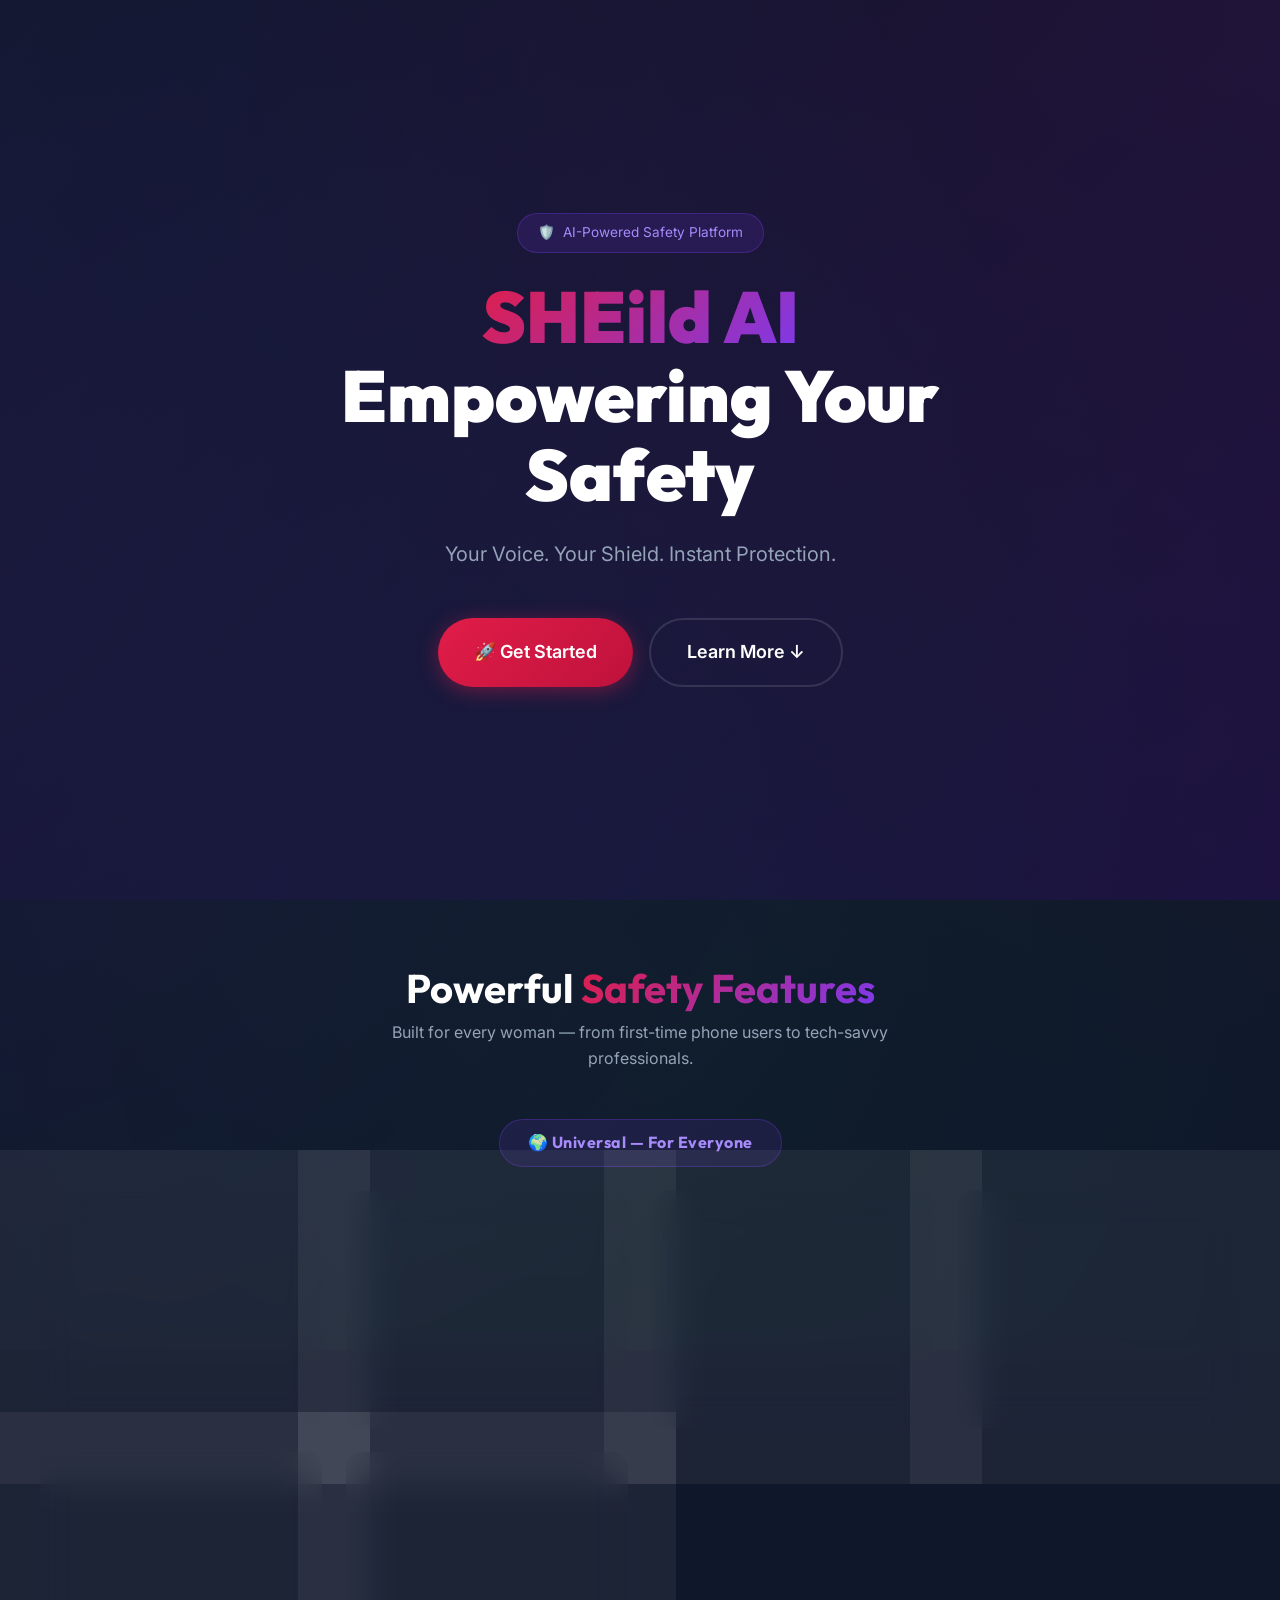
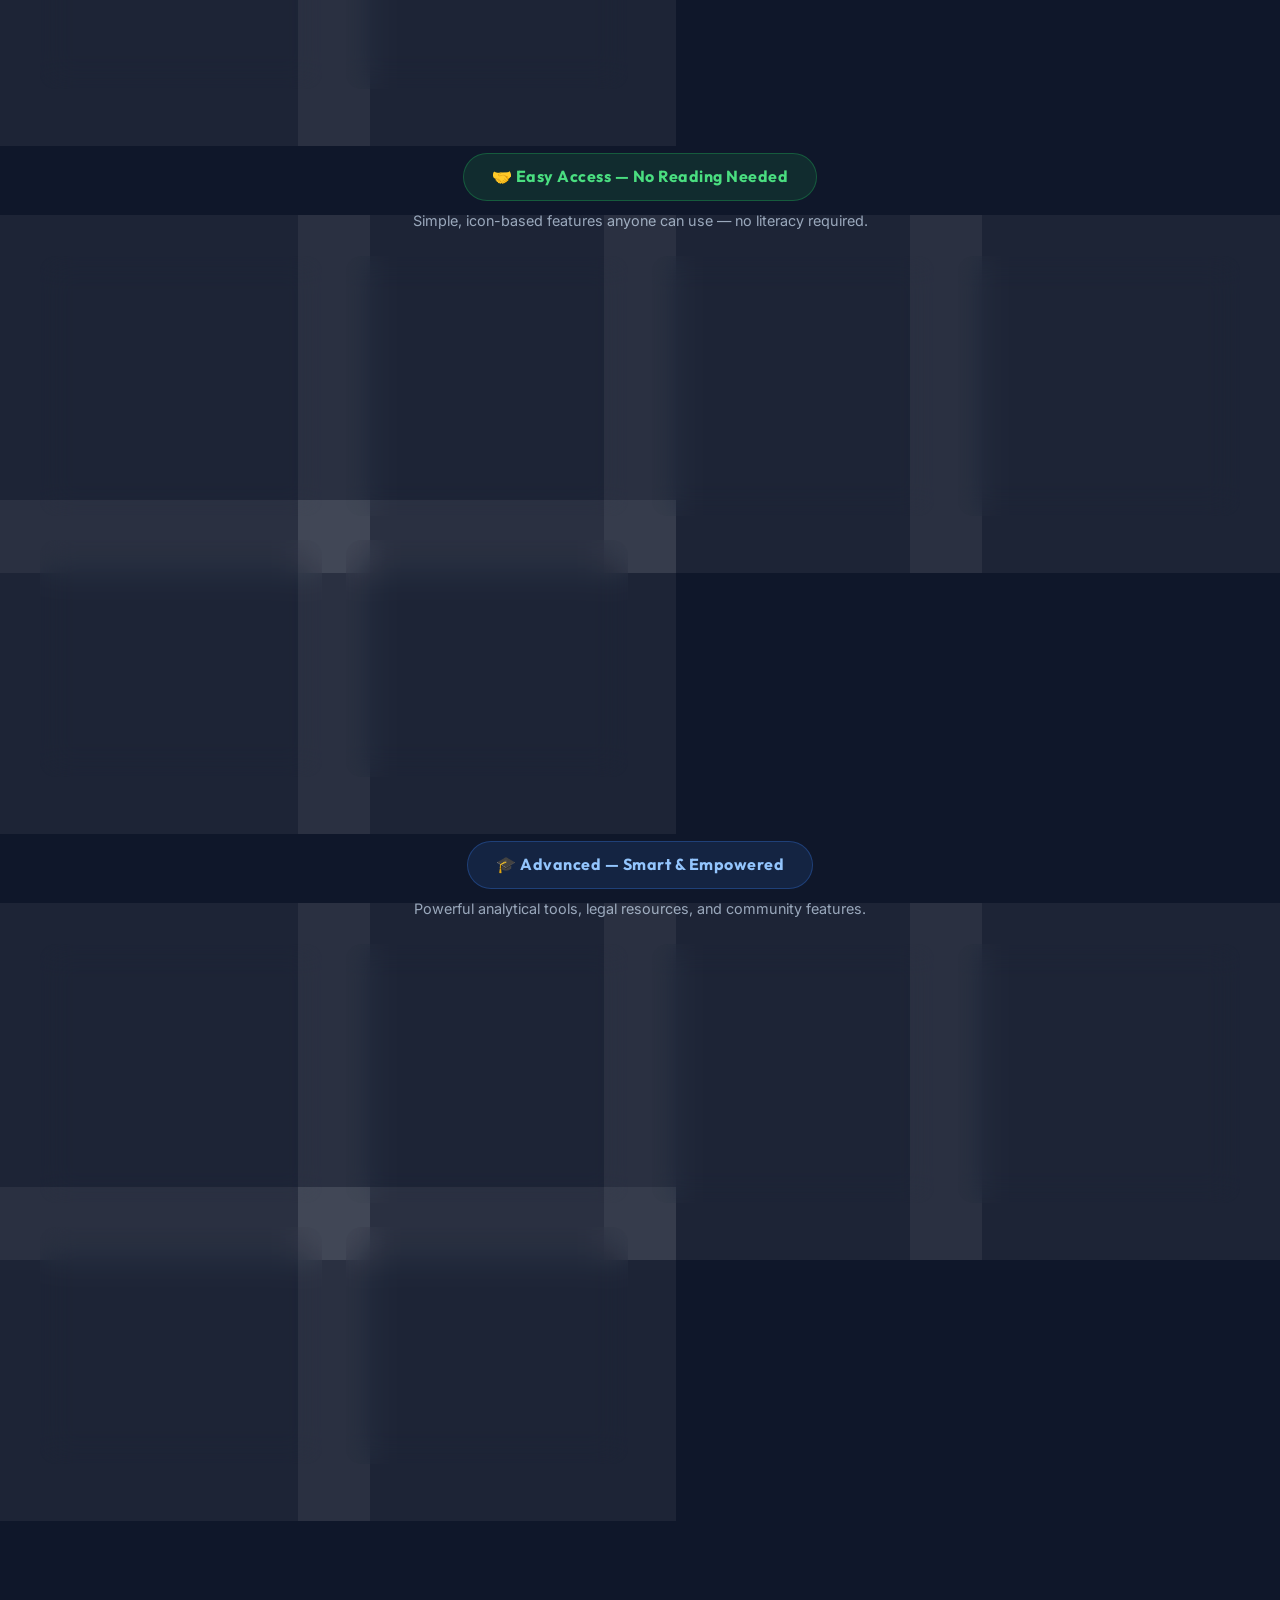
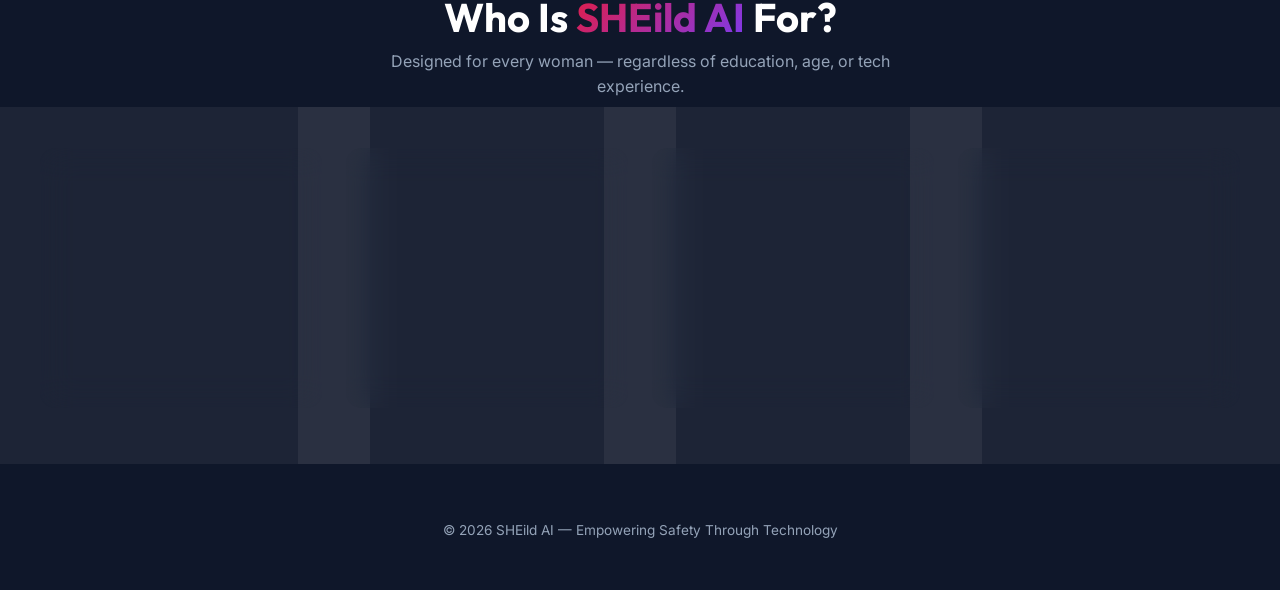
<file: index.html>
<!DOCTYPE html>
<html lang="en">

<head>
  <meta charset="UTF-8">
  <meta name="viewport" content="width=device-width, initial-scale=1.0">
  <meta name="description" content="SHEild AI — Intelligent Women Safety Emergency Interface. Your Voice. Your Shield. Instant Protection.">
  <meta name="theme-color" content="#E11D48">
  <title>SHEild AI — Your Shield. Instant Protection.</title>
  <link rel="stylesheet" href="css/style.css">
  <link rel="manifest" href="manifest.json">

</head>

<body>
  <!-- Animated Gradient Background -->
  <div class="gradient-bg"></div>

  <!-- ===== HERO SECTION ===== -->
  <section class="hero">
    <div class="hero-content">
      <div class="hero-badge">
        <span>🛡️</span>
        <span>AI-Powered Safety Platform</span>
      </div>

      <h1>
        <span class="text-gradient">SHEild AI</span><br>
        Empowering Your Safety
      </h1>

      <p class="tagline">Your Voice. Your Shield. Instant Protection.</p>

      <div class="hero-buttons">
        <a href="onboarding.html" class="btn btn-primary btn-lg" id="get-started-btn">
          🚀 Get Started
        </a>
        <a href="#features" class="btn btn-outline btn-lg">
          Learn More ↓
        </a>
      </div>
    </div>
  </section>

  <!-- ===== FEATURES SECTION ===== -->
  <section class="features-section container" id="features">
    <div class="section-title reveal">
      <h2>Powerful <span class="text-gradient">Safety Features</span></h2>
      <p>Built for every woman — from first-time phone users to tech-savvy professionals.</p>
    </div>

    <!-- ── UNIVERSAL FEATURES ── -->
    <div class="feature-category reveal">
      <div class="category-badge universal-badge">🌍 Universal — For Everyone</div>
    </div>

    <div class="features-grid stagger-children">
      <div class="glass-card feature-card reveal animate-fadeInUp">
        <div class="feature-icon red">🚨</div>
        <h3>Instant SOS Alert</h3>
        <p>One tap to immediately alert your emergency contacts with your live location.</p>
      </div>

      <div class="glass-card feature-card reveal animate-fadeInUp">
        <div class="feature-icon purple">🎙️</div>
        <h3>Voice Activation</h3>
        <p>Trigger emergency mode hands-free with your custom safety keyword.</p>
      </div>

      <div class="glass-card feature-card reveal animate-fadeInUp">
        <div class="feature-icon green">📍</div>
        <h3>Live Location Sharing</h3>
        <p>Share your real-time GPS coordinates with trusted contacts instantly.</p>
      </div>

      <div class="glass-card feature-card reveal animate-fadeInUp">
        <div class="feature-icon blue">🗺️</div>
        <h3>Safe Zone Mapping</h3>
        <p>Find nearby police stations, hospitals, and public safe areas in seconds.</p>
      </div>

      <div class="glass-card feature-card reveal animate-fadeInUp">
        <div class="feature-icon purple">📹</div>
        <h3>Evidence Recording</h3>
        <p>Automatic camera activation to capture critical evidence during emergencies.</p>
      </div>

      <div class="glass-card feature-card reveal animate-fadeInUp">
        <div class="feature-icon red">🔐</div>
        <h3>Secure Vault</h3>
        <p>PIN-protected incident history log with timestamps and location data.</p>
      </div>
    </div>

    <!-- ── EASY ACCESS — For Uneducated / Low-Literacy Users ── -->
    <div class="feature-category reveal" style="margin-top: var(--space-3xl);">
      <div class="category-badge easy-badge">🤝 Easy Access — No Reading Needed</div>
      <p class="category-desc">Simple, icon-based features anyone can use — no literacy required.</p>
    </div>

    <div class="features-grid stagger-children">
      <div class="glass-card feature-card reveal animate-fadeInUp">
        <div class="feature-icon red">📳</div>
        <h3>Shake to Alert</h3>
        <p>Just shake your phone vigorously to instantly trigger the SOS alert — no buttons needed.</p>
      </div>

      <div class="glass-card feature-card reveal animate-fadeInUp">
        <div class="feature-icon purple">🔊</div>
        <h3>Loud Siren Alarm</h3>
        <p>Activate a high-volume alarm siren to draw attention and scare off threats.</p>
      </div>

      <div class="glass-card feature-card reveal animate-fadeInUp">
        <div class="feature-icon green">🖼️</div>
        <h3>Icon-Based Navigation</h3>
        <p>Large, colorful picture icons guide you through the app — no text reading required.</p>
      </div>

      <div class="glass-card feature-card reveal animate-fadeInUp">
        <div class="feature-icon blue">🗣️</div>
        <h3>Audio Guidance</h3>
        <p>Hear step-by-step voice instructions in simple language for every feature.</p>
      </div>

      <div class="glass-card feature-card reveal animate-fadeInUp">
        <div class="feature-icon purple">🟢</div>
        <h3>Color-Coded Safety</h3>
        <p>Green means safe, red means danger — simple visual signals everyone understands.</p>
      </div>

      <div class="glass-card feature-card reveal animate-fadeInUp">
        <div class="feature-icon red">👆</div>
        <h3>One-Touch Emergency</h3>
        <p>A single large button on every screen — one touch is all it takes to call for help.</p>
      </div>
    </div>

    <!-- ── ADVANCED — For Educated / Tech-Savvy Users ── -->
    <div class="feature-category reveal" style="margin-top: var(--space-3xl);">
      <div class="category-badge advanced-badge">🎓 Advanced — Smart & Empowered</div>
      <p class="category-desc">Powerful analytical tools, legal resources, and community features.</p>
    </div>

    <div class="features-grid stagger-children">
      <div class="glass-card feature-card reveal animate-fadeInUp">
        <div class="feature-icon green">📊</div>
        <h3>Incident Analytics</h3>
        <p>Visualize incident patterns with detailed statistical summaries and safety scores.</p>
      </div>

      <div class="glass-card feature-card reveal animate-fadeInUp">
        <div class="feature-icon blue">⚖️</div>
        <h3>Legal Helpline Directory</h3>
        <p>One-tap access to women's legal aid centers, helplines, and NGO support networks.</p>
      </div>

      <div class="glass-card feature-card reveal animate-fadeInUp">
        <div class="feature-icon purple">👥</div>
        <h3>Community Safety Network</h3>
        <p>Connect with verified nearby users to create a real-time safety network around you.</p>
      </div>

      <div class="glass-card feature-card reveal animate-fadeInUp">
        <div class="feature-icon red">🧠</div>
        <h3>Safety Tips & Awareness</h3>
        <p>Curated self-defense tips, situational awareness guides, and empowerment articles.</p>
      </div>

      <div class="glass-card feature-card reveal animate-fadeInUp">
        <div class="feature-icon green">📋</div>
        <h3>Detailed Reports</h3>
        <p>Download timestamped, GPS-tagged incident reports ready for legal or police use.</p>
      </div>

      <div class="glass-card feature-card reveal animate-fadeInUp">
        <div class="feature-icon blue">🛡️</div>
        <h3>Safety Score</h3>
        <p>A personalized safety score based on your area, time of day, and safety setup status.</p>
      </div>
    </div>
  </section>

  <!-- ===== WHO IS IT FOR ===== -->
  <section class="features-section container" id="audience">
    <div class="section-title reveal">
      <h2>Who Is <span class="text-gradient">SHEild AI</span> For?</h2>
      <p>Designed for every woman — regardless of education, age, or tech experience.</p>
    </div>

    <div class="features-grid stagger-children">
      <div class="glass-card feature-card reveal animate-fadeInUp" style="border-left: 3px solid var(--success);">
        <div class="feature-icon green">👩‍🌾</div>
        <h3>Rural Women</h3>
        <p>Shake-to-alert, siren alarm, and icon-based navigation — no reading or typing required. Just shake and be
          safe.</p>
      </div>

      <div class="glass-card feature-card reveal animate-fadeInUp" style="border-left: 3px solid var(--secondary);">
        <div class="feature-icon purple">👩‍🎓</div>
        <h3>Students</h3>
        <p>Late-night campus safety, live location sharing with parents, and quick SOS access from anywhere.</p>
      </div>

      <div class="glass-card feature-card reveal animate-fadeInUp" style="border-left: 3px solid var(--accent);">
        <div class="feature-icon red">👩‍💼</div>
        <h3>Working Professionals</h3>
        <p>Discreet fake calls, silent SOS, incident analytics, and legal resources — all from your dashboard.</p>
      </div>

      <div class="glass-card feature-card reveal animate-fadeInUp" style="border-left: 3px solid #3B82F6;">
        <div class="feature-icon blue">👵</div>
        <h3>Senior Women</h3>
        <p>Large, simple icons and one-button emergency — designed for ease with voice guidance support.</p>
      </div>
    </div>
  </section>

  <!-- ===== FOOTER ===== -->
  <footer style="text-align:center; padding: 48px 16px; color: var(--text-secondary); font-size: 0.85rem;">
    <p>© 2026 SHEild AI — Empowering Safety Through Technology</p>
  </footer>

  <script src="js/script.js"></script>

  <script>
  if ("serviceWorker" in navigator) {
  navigator.serviceWorker.register("service-worker.js")
    .then(() => console.log("Service Worker Registered"));
  }
</script>

</body>

</html>
</file>
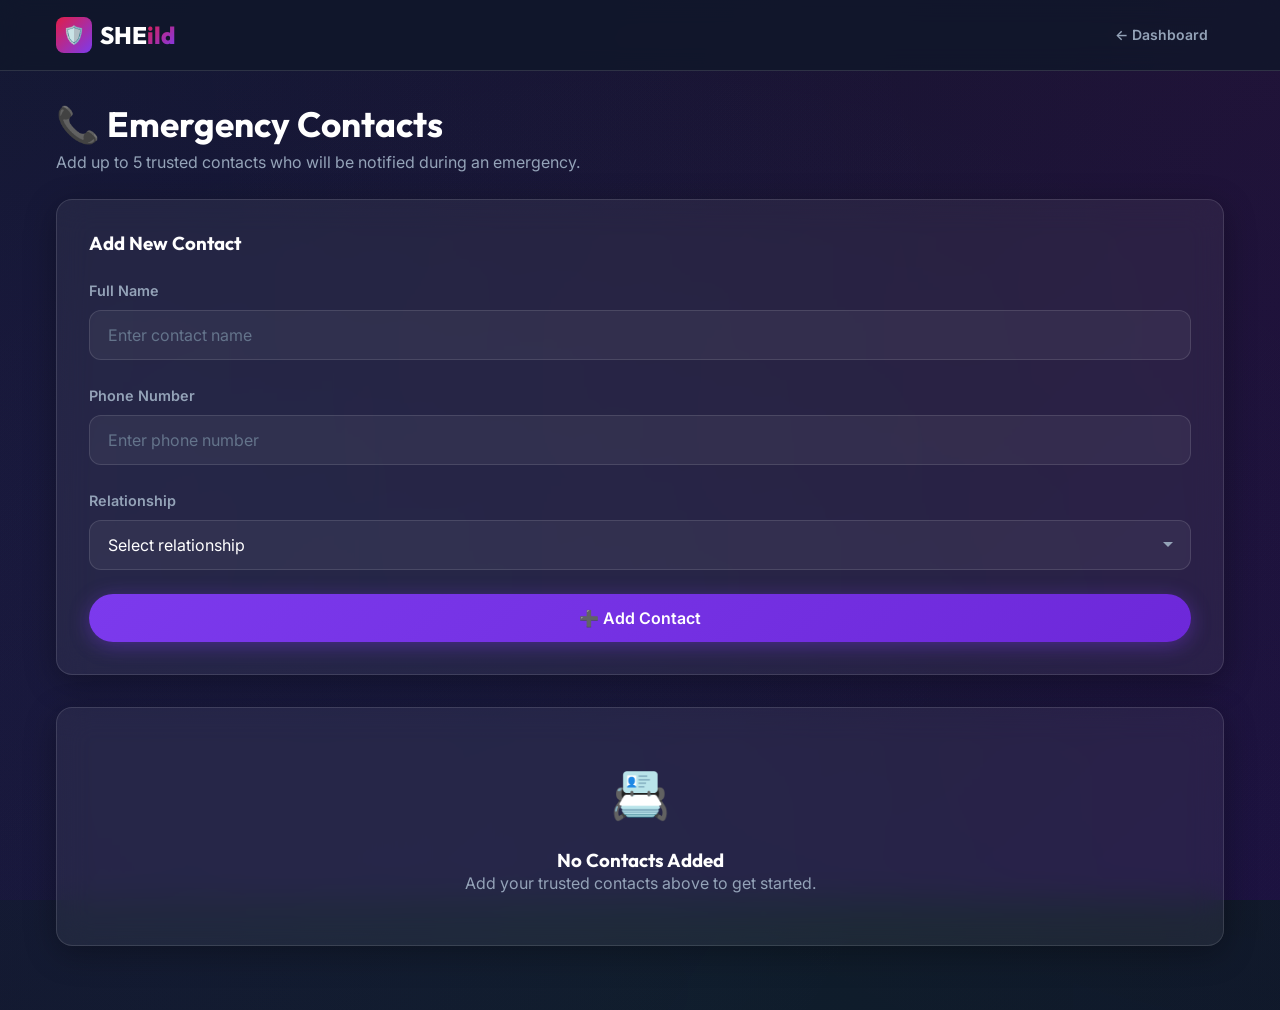
<file: contacts.html>
<!DOCTYPE html>
<html lang="en">

<head>
    <meta charset="UTF-8">
    <meta name="viewport" content="width=device-width, initial-scale=1.0">
    <meta name="description" content="Manage your emergency contacts — SHEild AI Safety Platform.">
    <title>Emergency Contacts — SHEild AI</title>
    <link rel="stylesheet" href="css/style.css">
</head>

<body>
    <div class="gradient-bg"></div>

    <!-- Header -->
    <header class="app-header">
        <div class="container header-inner">
            <a href="dashboard.html" class="logo">
                <div class="logo-icon">🛡️</div>
                <span>SHE<span class="text-gradient">ild</span></span>
            </a>
            <div class="header-actions">
                <a href="dashboard.html" class="btn btn-ghost btn-sm">← Dashboard</a>
            </div>
        </div>
    </header>

    <div class="page-shell">
        <div class="container">
            <div class="page-title">
                <h1>📞 Emergency Contacts</h1>
                <p>Add up to 5 trusted contacts who will be notified during an emergency.</p>
            </div>

            <!-- Add Contact Form -->
            <div class="glass-card-static" style="padding: var(--space-xl); margin-bottom: var(--space-xl);"
                id="contact-form-card">
                <h3 style="margin-bottom: var(--space-lg);" id="form-title">Add New Contact</h3>

                <div class="form-group">
                    <label class="form-label" for="contact-name">Full Name</label>
                    <input type="text" id="contact-name" class="form-input" placeholder="Enter contact name"
                        maxlength="40">
                </div>

                <div class="form-group">
                    <label class="form-label" for="contact-phone">Phone Number</label>
                    <input type="tel" id="contact-phone" class="form-input" placeholder="Enter phone number"
                        maxlength="15">
                </div>

                <div class="form-group">
                    <label class="form-label" for="contact-relation">Relationship</label>
                    <select id="contact-relation" class="form-select">
                        <option value="">Select relationship</option>
                        <option value="Parent">Parent</option>
                        <option value="Sibling">Sibling</option>
                        <option value="Spouse">Spouse</option>
                        <option value="Friend">Friend</option>
                        <option value="Colleague">Colleague</option>
                        <option value="Other">Other</option>
                    </select>
                </div>

                <input type="hidden" id="edit-index" value="-1">

                <div style="display: flex; gap: var(--space-md);">
                    <button class="btn btn-secondary btn-block" id="save-contact-btn" onclick="saveContact()">
                        ➕ Add Contact
                    </button>
                    <button class="btn btn-outline" id="cancel-edit-btn" style="display:none;" onclick="cancelEdit()">
                        Cancel
                    </button>
                </div>
            </div>

            <!-- Contacts List -->
            <div id="contacts-list"></div>

            <!-- Empty State -->
            <div class="glass-card-static text-center" style="padding: var(--space-2xl); display:none;"
                id="empty-state">
                <div style="font-size: 3rem; margin-bottom: var(--space-md);">📇</div>
                <h3>No Contacts Added</h3>
                <p style="color: var(--text-secondary);">Add your trusted contacts above to get started.</p>
            </div>
        </div>
    </div>

    <!-- Toast -->
    <div class="toast" id="toast"></div>

    <script src="js/script.js"></script>
</body>

</html>
</file>
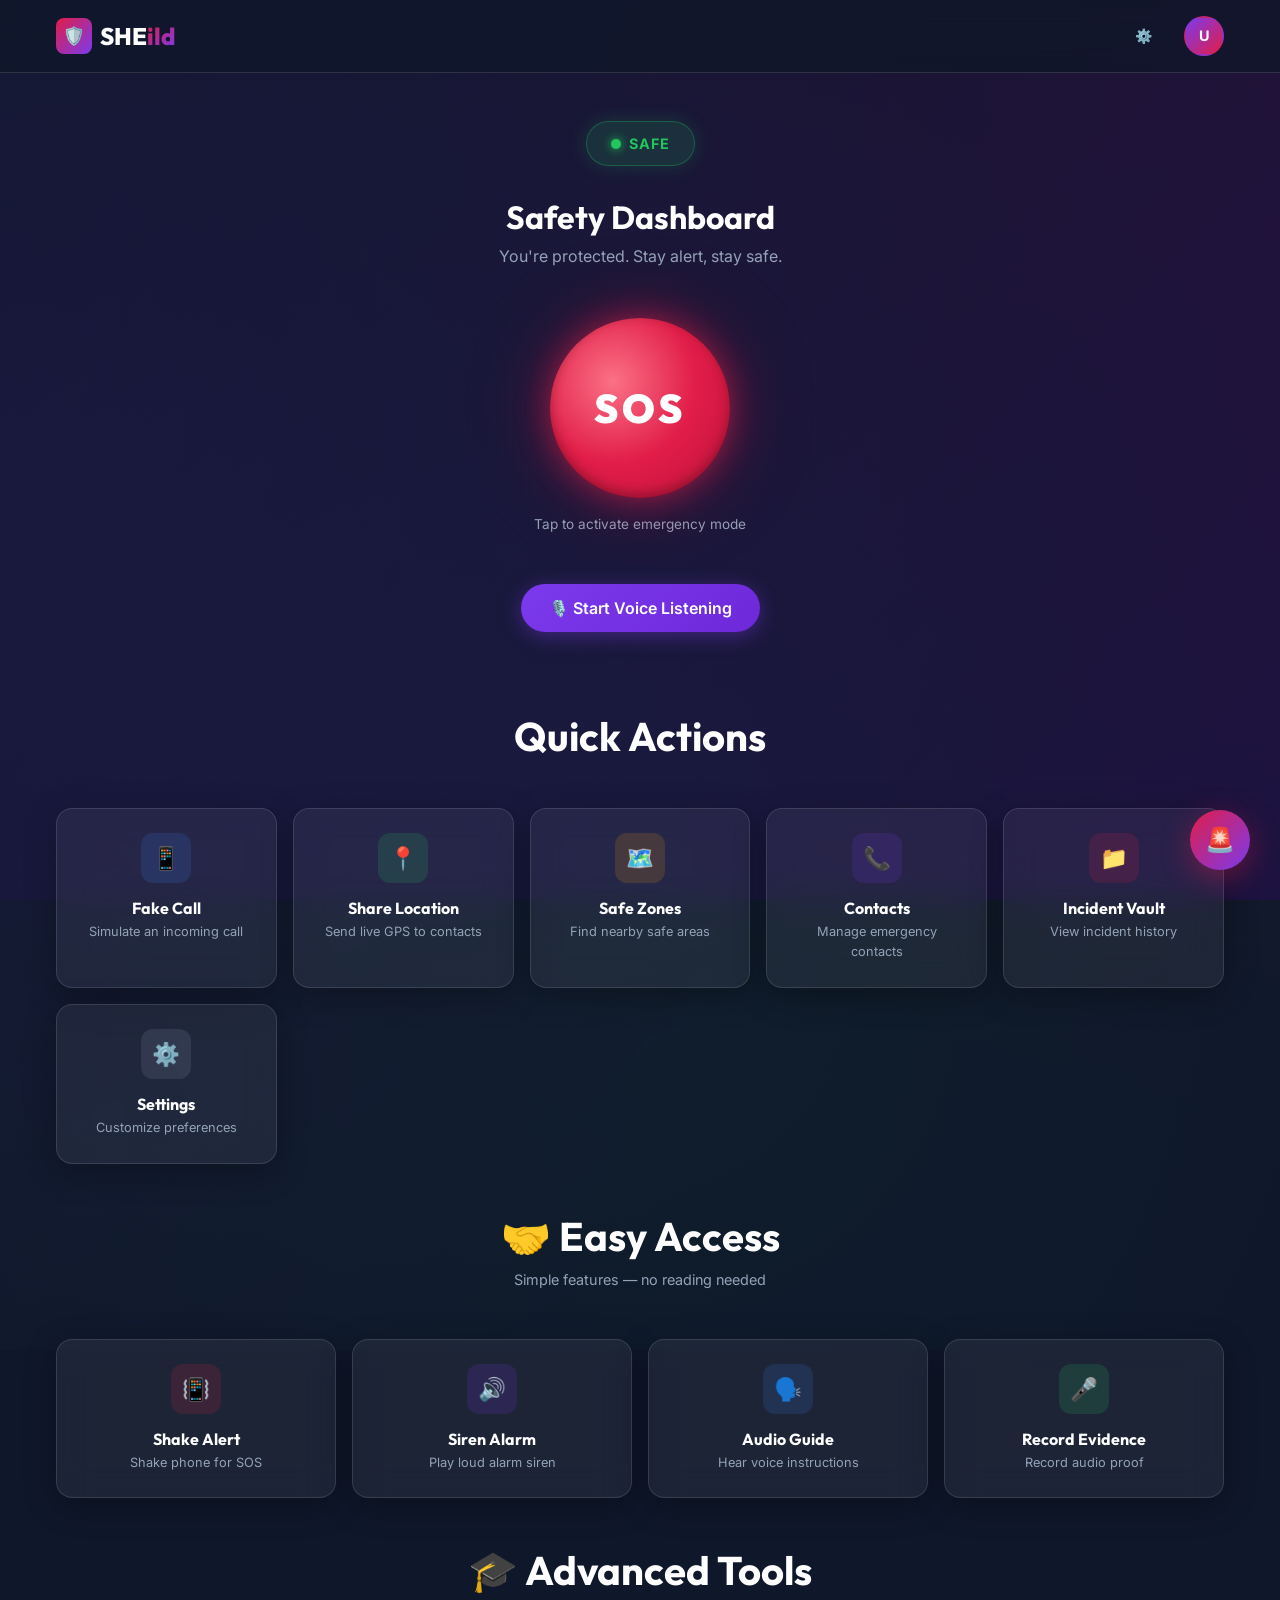
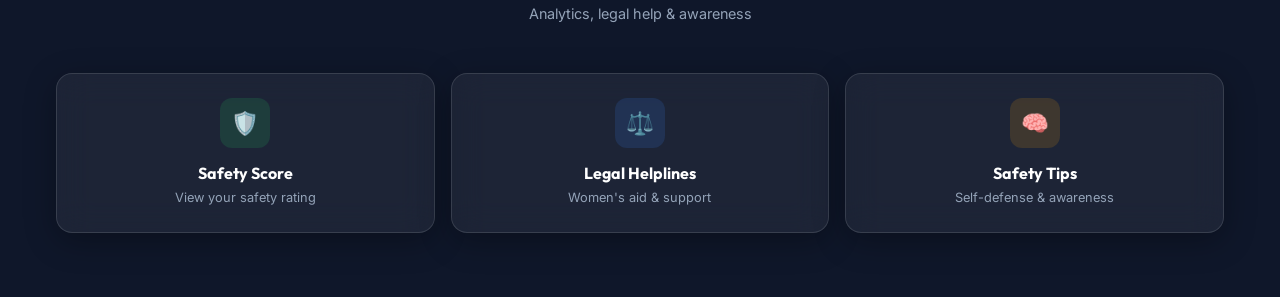
<file: dashboard.html>
<!DOCTYPE html>
<html lang="en">

<head>
    <meta charset="UTF-8">
    <meta name="viewport" content="width=device-width, initial-scale=1.0">
    <meta name="description" content="SHEild AI Dashboard — Your safety control center.">
    <title>Dashboard — SHEild AI</title>
    <link rel="stylesheet" href="css/style.css">
</head>

<body>
    <div class="gradient-bg"></div>

    <!-- Header -->
    <header class="app-header">
        <div class="container header-inner">
            <a href="dashboard.html" class="logo">
                <div class="logo-icon">🛡️</div>
                <span>SHE<span class="text-gradient">ild</span></span>
            </a>
            <div class="header-actions">
                <a href="settings.html" class="btn btn-ghost btn-sm">⚙️</a>
                <a href="settings.html" class="profile-btn" id="profile-icon">U</a>
            </div>
        </div>
    </header>

    <div class="page-shell">
        <div class="container">

            <!-- Dashboard Hero -->
            <div class="dashboard-hero">
                <!-- Status Badge -->
                <div id="status-badge" class="status-badge status-safe" style="margin-bottom: var(--space-xl);">
                    <span class="status-dot"></span>
                    <span id="status-text">SAFE</span>
                </div>

                <h1 style="margin-bottom: var(--space-sm);">Safety Dashboard</h1>
                <p style="color: var(--text-secondary);">You're protected. Stay alert, stay safe.</p>

                <!-- SOS Button -->
                <div style="margin: var(--space-2xl) 0;">
                    <button class="sos-btn" id="sos-button" onclick="activateSOS()">
                        SOS
                    </button>
                    <p style="color: var(--text-secondary); margin-top: var(--space-md); font-size: 0.85rem;">
                        Tap to activate emergency mode
                    </p>
                </div>

                <!-- Voice Activation Button (REAL) -->
                <button class="btn btn-secondary" id="voice-btn" onclick="startVoiceListening()"
                    style="margin-bottom: var(--space-xl);">
                    🎙️ Start Voice Listening
                </button>
                <p id="voice-status"
                    style="color:var(--text-secondary); font-size:0.8rem; display:none; margin-top:-10px; margin-bottom: var(--space-md);">
                </p>
            </div>

            <!-- Quick Actions -->
            <div class="section-title">
                <h2>Quick Actions</h2>
            </div>

            <div class="dashboard-actions stagger-children">
                <div class="glass-card action-card animate-fadeInUp" onclick="fakeCall()">
                    <div class="action-icon" style="background: rgba(59,130,246,0.15);">📱</div>
                    <h3>Fake Call</h3>
                    <p>Simulate an incoming call</p>
                </div>

                <div class="glass-card action-card animate-fadeInUp" onclick="shareLocation()">
                    <div class="action-icon" style="background: rgba(34,197,94,0.15);">📍</div>
                    <h3>Share Location</h3>
                    <p>Send live GPS to contacts</p>
                </div>

                <a href="safezones.html" class="glass-card action-card animate-fadeInUp">
                    <div class="action-icon" style="background: rgba(245,158,11,0.15);">🗺️</div>
                    <h3>Safe Zones</h3>
                    <p>Find nearby safe areas</p>
                </a>

                <a href="contacts.html" class="glass-card action-card animate-fadeInUp">
                    <div class="action-icon" style="background: rgba(124,58,237,0.15);">📞</div>
                    <h3>Contacts</h3>
                    <p>Manage emergency contacts</p>
                </a>

                <a href="vault.html" class="glass-card action-card animate-fadeInUp">
                    <div class="action-icon" style="background: rgba(225,29,72,0.15);">📁</div>
                    <h3>Incident Vault</h3>
                    <p>View incident history</p>
                </a>

                <a href="settings.html" class="glass-card action-card animate-fadeInUp">
                    <div class="action-icon" style="background: rgba(148,163,184,0.15);">⚙️</div>
                    <h3>Settings</h3>
                    <p>Customize preferences</p>
                </a>
            </div>

            <!-- ── Easy Access Features (No Literacy Needed) ── -->
            <div class="section-title" style="margin-top: var(--space-2xl);">
                <h2>🤝 Easy Access</h2>
                <p style="color: var(--text-secondary); font-size: 0.9rem;">Simple features — no reading needed</p>
            </div>

            <div class="dashboard-actions stagger-children">
                <div class="glass-card action-card animate-fadeInUp" onclick="triggerShakeAlert()">
                    <div class="action-icon" style="background: rgba(225,29,72,0.15);">📳</div>
                    <h3>Shake Alert</h3>
                    <p>Shake phone for SOS</p>
                </div>

                <div class="glass-card action-card animate-fadeInUp" onclick="activateSiren()">
                    <div class="action-icon" style="background: rgba(124,58,237,0.15);">🔊</div>
                    <h3>Siren Alarm</h3>
                    <p>Play loud alarm siren</p>
                </div>

                <div class="glass-card action-card animate-fadeInUp" onclick="playAudioGuide()">
                    <div class="action-icon" style="background: rgba(59,130,246,0.15);">🗣️</div>
                    <h3>Audio Guide</h3>
                    <p>Hear voice instructions</p>
                </div>

                <div class="glass-card action-card animate-fadeInUp" onclick="startEvidenceRecording()">
                    <div class="action-icon" style="background: rgba(34,197,94,0.15);">🎤</div>
                    <h3>Record Evidence</h3>
                    <p>Record audio proof</p>
                </div>
            </div>

            <!-- ── Advanced Features (Educated Users) ── -->
            <div class="section-title" style="margin-top: var(--space-2xl);">
                <h2>🎓 Advanced Tools</h2>
                <p style="color: var(--text-secondary); font-size: 0.9rem;">Analytics, legal help & awareness</p>
            </div>

            <div class="dashboard-actions stagger-children">
                <div class="glass-card action-card animate-fadeInUp" onclick="showSafetyScore()">
                    <div class="action-icon" style="background: rgba(34,197,94,0.15);">🛡️</div>
                    <h3>Safety Score</h3>
                    <p>View your safety rating</p>
                </div>

                <div class="glass-card action-card animate-fadeInUp" onclick="showHelplines()">
                    <div class="action-icon" style="background: rgba(59,130,246,0.15);">⚖️</div>
                    <h3>Legal Helplines</h3>
                    <p>Women's aid & support</p>
                </div>

                <div class="glass-card action-card animate-fadeInUp" onclick="showSafetyTips()">
                    <div class="action-icon" style="background: rgba(245,158,11,0.15);">🧠</div>
                    <h3>Safety Tips</h3>
                    <p>Self-defense & awareness</p>
                </div>
            </div>
        </div>
    </div>

    <!-- Fake Call Modal -->
    <div class="modal-overlay" id="fake-call-modal">
        <div class="modal-box" style="text-align:center;">
            <div style="font-size: 4rem; margin-bottom: var(--space-md); animation: sosPulseRing 1.5s infinite;">📱
            </div>
            <h2>Incoming Call...</h2>
            <p style="color: var(--text-secondary); margin: var(--space-md) 0; font-size: 1.2rem;"
                id="fake-caller-name">Mom</p>
            <div style="display:flex; gap:var(--space-md); justify-content:center; margin-top: var(--space-xl);">
                <button class="btn btn-danger" onclick="closeFakeCall()"
                    style="border-radius:50%; width:60px; height:60px; font-size:1.5rem;">✕</button>
                <button class="btn btn-success" onclick="closeFakeCall()"
                    style="border-radius:50%; width:60px; height:60px; font-size:1.5rem;">📞</button>
            </div>
        </div>
    </div>

    <!-- Safety Score Modal -->
    <div class="modal-overlay" id="safety-score-modal">
        <div class="modal-box" style="text-align:center;">
            <div style="font-size: 3rem; margin-bottom: var(--space-md);">🛡️</div>
            <h2>Your Safety Score</h2>
            <div id="score-display" style="font-size: 4rem; font-weight: 900; margin: var(--space-lg) 0;"
                class="text-gradient">—</div>
            <p style="color: var(--text-secondary); margin-bottom: var(--space-md); font-size: 0.9rem;"
                id="score-breakdown"></p>
            <div id="score-details"
                style="text-align:left; font-size: 0.85rem; color: var(--text-secondary); margin-bottom: var(--space-lg);">
            </div>
            <button class="btn btn-secondary" onclick="closeModal('safety-score-modal')">Close</button>
        </div>
    </div>

    <!-- Legal Helplines Modal -->
    <div class="modal-overlay" id="helplines-modal">
        <div class="modal-box" style="text-align:left;">
            <h2 style="text-align:center; margin-bottom: var(--space-lg);">⚖️ Legal Helplines</h2>
            <div class="helpline-item">
                <strong>🚨 Women Helpline (All India)</strong>
                <p>📞 181 — 24/7 Free Emergency Support</p>
            </div>
            <div class="helpline-item">
                <strong>👮 Police Emergency</strong>
                <p>📞 100 — Immediate Police Assistance</p>
            </div>
            <div class="helpline-item">
                <strong>🏠 Domestic Violence Helpline</strong>
                <p>📞 1091 — Support for Abuse Victims</p>
            </div>
            <div class="helpline-item">
                <strong>👧 Childline (For Minors)</strong>
                <p>📞 1098 — Child Protection Services</p>
            </div>
            <div class="helpline-item">
                <strong>⚖️ National Commission for Women</strong>
                <p>📞 7827-170-170 — Legal Aid & Counseling</p>
            </div>
            <div class="helpline-item">
                <strong>🆘 Cyber Crime Helpline</strong>
                <p>📞 1930 — Online Harassment & Fraud</p>
            </div>
            <div style="text-align:center; margin-top: var(--space-lg);">
                <button class="btn btn-secondary" onclick="closeModal('helplines-modal')">Close</button>
            </div>
        </div>
    </div>

    <!-- Safety Tips Modal -->
    <div class="modal-overlay" id="safety-tips-modal">
        <div class="modal-box" style="text-align:left; max-width:500px;">
            <h2 style="text-align:center; margin-bottom: var(--space-lg);">🧠 Safety Tips</h2>
            <div id="tips-container"></div>
            <div style="text-align:center; margin-top: var(--space-lg);">
                <button class="btn btn-outline btn-sm" onclick="loadNewTips()" style="margin-right: var(--space-sm);">🔄
                    More Tips</button>
                <button class="btn btn-secondary btn-sm" onclick="closeModal('safety-tips-modal')">Close</button>
            </div>
        </div>
    </div>

    <!-- Evidence Recording Modal -->
    <div class="modal-overlay" id="evidence-modal">
        <div class="modal-box" style="text-align:center;">
            <div style="font-size: 3rem; margin-bottom: var(--space-md);">🎤</div>
            <h2>Recording Evidence</h2>
            <div id="evidence-timer"
                style="font-size: 2.5rem; font-weight: 900; font-family:'Courier New',monospace; margin: var(--space-lg) 0; color: var(--accent);">
                00:00</div>
            <div id="evidence-status"
                style="color: var(--text-secondary); font-size: 0.85rem; margin-bottom: var(--space-lg);">Recording
                audio...</div>
            <button class="btn btn-danger" onclick="stopEvidenceRecording()" id="evidence-stop-btn">⏹ Stop &
                Save</button>
        </div>
    </div>

    <!-- Toast -->
    <div class="toast" id="toast"></div>

    <!-- FAB (SOS shortcut) -->
    <a href="javascript:void(0)" class="fab" onclick="activateSOS()" title="SOS">🚨</a>

    <script src="js/script.js"></script>
</body>

</html>
</file>
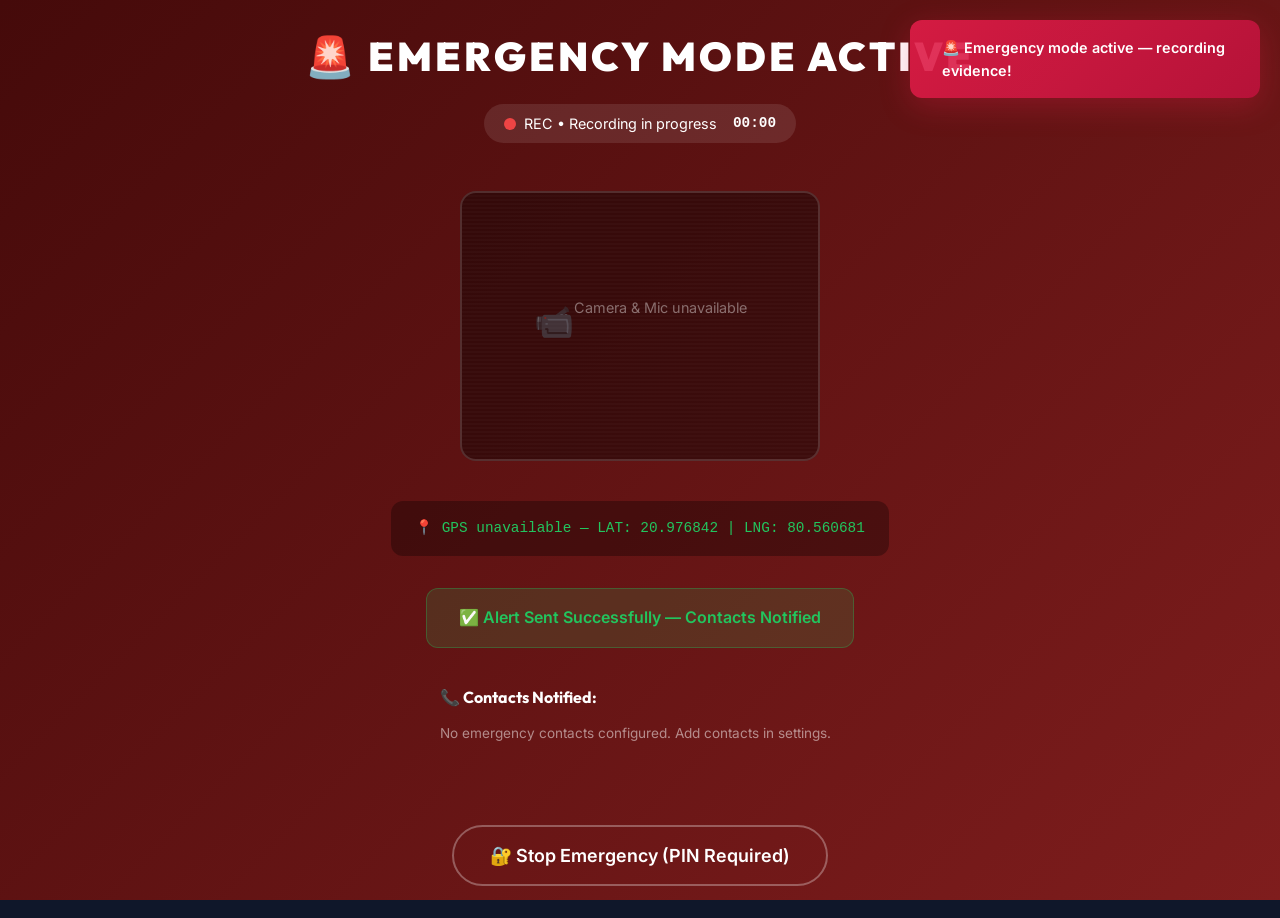
<file: emergency.html>
<!DOCTYPE html>
<html lang="en">

<head>
    <meta charset="UTF-8">
    <meta name="viewport" content="width=device-width, initial-scale=1.0">
    <meta name="description"
        content="Emergency Mode Active — SHEild AI is recording evidence and alerting your contacts.">
    <title>🚨 EMERGENCY — SHEild AI</title>
    <link rel="stylesheet" href="css/style.css">
</head>

<body>
    <!-- Red Emergency Gradient Background -->
    <div class="emergency-gradient-bg"></div>

    <div class="emergency-page">
        <!-- Emergency Title -->
        <h1 class="emergency-title">🚨 EMERGENCY MODE ACTIVE</h1>

        <!-- Recording Indicator -->
        <div class="recording-indicator">
            <span class="rec-dot"></span>
            <span id="rec-label">REC • Recording in progress</span>
            <span id="rec-timer"
                style="margin-left: 8px; font-family: 'Courier New', monospace; font-weight: 700;">00:00</span>
        </div>

        <!-- REAL Camera Preview -->
        <div class="camera-preview" id="camera-box" style="overflow:hidden; position:relative;">
            <video id="camera-feed" autoplay playsinline muted
                style="width:100%; height:100%; object-fit:cover; position:absolute; inset:0; z-index:0;"></video>
            <div id="camera-fallback" style="position:relative; z-index:1; text-align:center; display:none;">
                <div style="font-size: 2rem; margin-bottom: 8px;">📹</div>
                <span>Camera unavailable — Audio recording active</span>
            </div>
        </div>

        <!-- Live GPS (REAL) -->
        <div class="gps-display" id="gps-display">
            📍 Acquiring real GPS location...
        </div>

        <!-- Alert Confirmation -->
        <div class="alert-confirmation" id="alert-confirm" style="display:none;">
            ✅ Alert Sent Successfully — Contacts Notified
        </div>

        <!-- Notified Contacts -->
        <div class="contacts-notified" id="notified-contacts">
            <h3>📞 Contacts Notified:</h3>
            <!-- Populated by JS -->
        </div>

        <!-- Timestamp -->
        <p style="color: rgba(255,255,255,0.5); font-size: 0.8rem; margin: var(--space-md) 0;" id="incident-timestamp">
        </p>

        <!-- Stop Emergency Button -->
        <button class="btn btn-outline btn-lg"
            style="border-color: rgba(255,255,255,0.3); color: var(--white); margin-top: var(--space-lg);"
            onclick="showStopModal()">
            🔐 Stop Emergency (PIN Required)
        </button>
    </div>

    <!-- PIN Modal -->
    <div class="modal-overlay" id="pin-modal">
        <div class="modal-box">
            <h2>🔐 Enter Security PIN</h2>
            <p style="color: var(--text-secondary);">Enter your 4-digit PIN to deactivate emergency mode.</p>
            <input type="password" id="stop-pin-input" class="form-input" placeholder="Enter PIN" maxlength="4"
                inputmode="numeric" pattern="[0-9]*">
            <p id="pin-error"
                style="color: var(--accent); font-size: 0.85rem; display:none; margin-top: var(--space-sm);">Incorrect
                PIN. Try again.</p>
            <div style="display:flex; gap:var(--space-md); margin-top: var(--space-lg);">
                <button class="btn btn-outline" onclick="closeStopModal()">Cancel</button>
                <button class="btn btn-success" style="flex:1" onclick="stopEmergency()">Confirm</button>
            </div>
        </div>
    </div>

    <!-- Alert Popup (simulated notification) -->
    <div class="toast toast-error" id="toast">🚨 Emergency alert sent to all contacts!</div>

    <script src="js/script.js"></script>
</body>

</html>
</file>
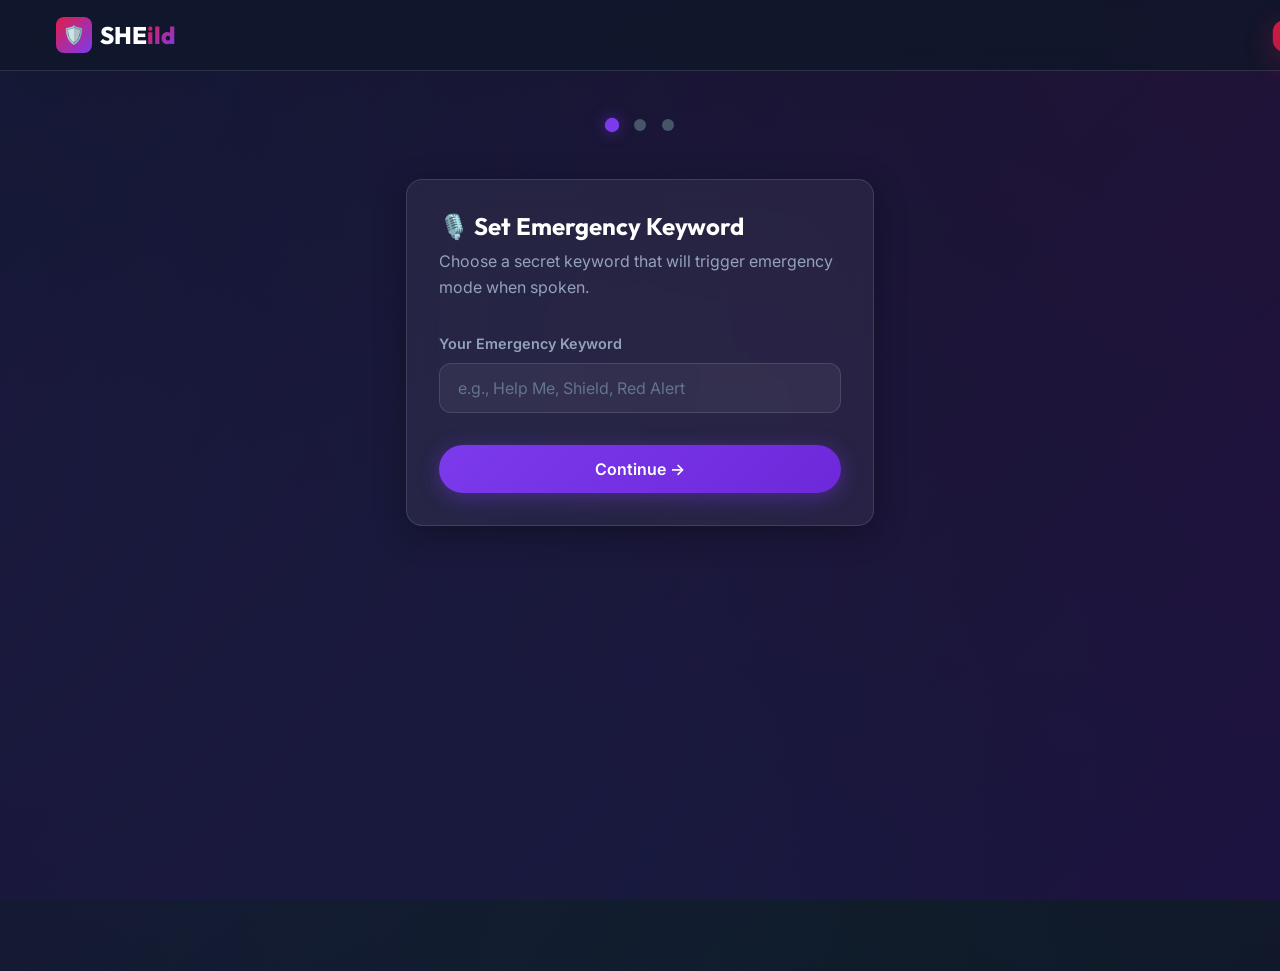
<file: onboarding.html>
<!DOCTYPE html>
<html lang="en">

<head>
    <meta charset="UTF-8">
    <meta name="viewport" content="width=device-width, initial-scale=1.0">
    <meta name="description"
        content="Set up your SHEild AI safety profile — emergency keyword, security PIN, and voice activation.">
    <title>Setup — SHEild AI</title>
    <link rel="stylesheet" href="css/style.css">
</head>

<body>
    <div class="gradient-bg"></div>

    <!-- Header -->
    <header class="app-header">
        <div class="container header-inner">
            <a href="index.html" class="logo">
                <div class="logo-icon">🛡️</div>
                <span>SHE<span class="text-gradient">ild</span></span>
            </a>
        </div>
    </header>

    <!-- Onboarding -->
    <div class="page-shell">
        <div class="onboarding-container">
            <!-- Step Indicators -->
            <div class="step-indicators">
                <div class="step-dot active" data-step="1"></div>
                <div class="step-dot" data-step="2"></div>
                <div class="step-dot" data-step="3"></div>
            </div>

            <!-- Step 1: Emergency Keyword -->
            <div class="step-panel active" id="step-1">
                <div class="glass-card-static" style="padding: var(--space-xl);">
                    <h2>🎙️ Set Emergency Keyword</h2>
                    <p>Choose a secret keyword that will trigger emergency mode when spoken.</p>

                    <div class="form-group">
                        <label class="form-label" for="keyword-input">Your Emergency Keyword</label>
                        <input type="text" id="keyword-input" class="form-input"
                            placeholder="e.g., Help Me, Shield, Red Alert" maxlength="30">
                    </div>

                    <div class="step-buttons">
                        <button class="btn btn-secondary btn-block" onclick="goToStep(2)">
                            Continue →
                        </button>
                    </div>
                </div>
            </div>

            <!-- Step 2: Security PIN -->
            <div class="step-panel" id="step-2">
                <div class="glass-card-static" style="padding: var(--space-xl);">
                    <h2>🔐 Set Security PIN</h2>
                    <p>Create a 4-digit PIN to stop emergency mode and access your vault.</p>

                    <div class="form-group">
                        <label class="form-label" for="pin-input">4-Digit PIN</label>
                        <input type="password" id="pin-input" class="form-input" placeholder="Enter 4-digit PIN"
                            maxlength="4" inputmode="numeric" pattern="[0-9]*">
                    </div>

                    <div class="form-group">
                        <label class="form-label" for="pin-confirm">Confirm PIN</label>
                        <input type="password" id="pin-confirm" class="form-input" placeholder="Confirm your PIN"
                            maxlength="4" inputmode="numeric" pattern="[0-9]*">
                    </div>

                    <div class="step-buttons">
                        <button class="btn btn-outline" onclick="goToStep(1)">← Back</button>
                        <button class="btn btn-secondary" style="flex:1" onclick="goToStep(3)">Continue →</button>
                    </div>
                </div>
            </div>

            <!-- Step 3: Voice Activation Toggle -->
            <div class="step-panel" id="step-3">
                <div class="glass-card-static" style="padding: var(--space-xl);">
                    <h2>🔊 Voice Activation</h2>
                    <p>Enable voice activation to trigger emergency mode hands-free using your keyword.</p>

                    <div class="setting-item" style="padding: var(--space-lg) 0;">
                        <div class="setting-info">
                            <h4>Enable Voice Activation</h4>
                            <p>Simulates listening for your keyword</p>
                        </div>
                        <label class="toggle-switch">
                            <input type="checkbox" id="voice-toggle">
                            <span class="toggle-slider"></span>
                        </label>
                    </div>

                    <div class="step-buttons">
                        <button class="btn btn-outline" onclick="goToStep(2)">← Back</button>
                        <button class="btn btn-success" style="flex:1" onclick="completeOnboarding()">
                            ✓ Complete Setup
                        </button>
                    </div>
                </div>
            </div>
        </div>
    </div>

    <!-- Toast -->
    <div class="toast toast-error" id="toast"></div>

    <script src="js/script.js"></script>
</body>

</html>
</file>
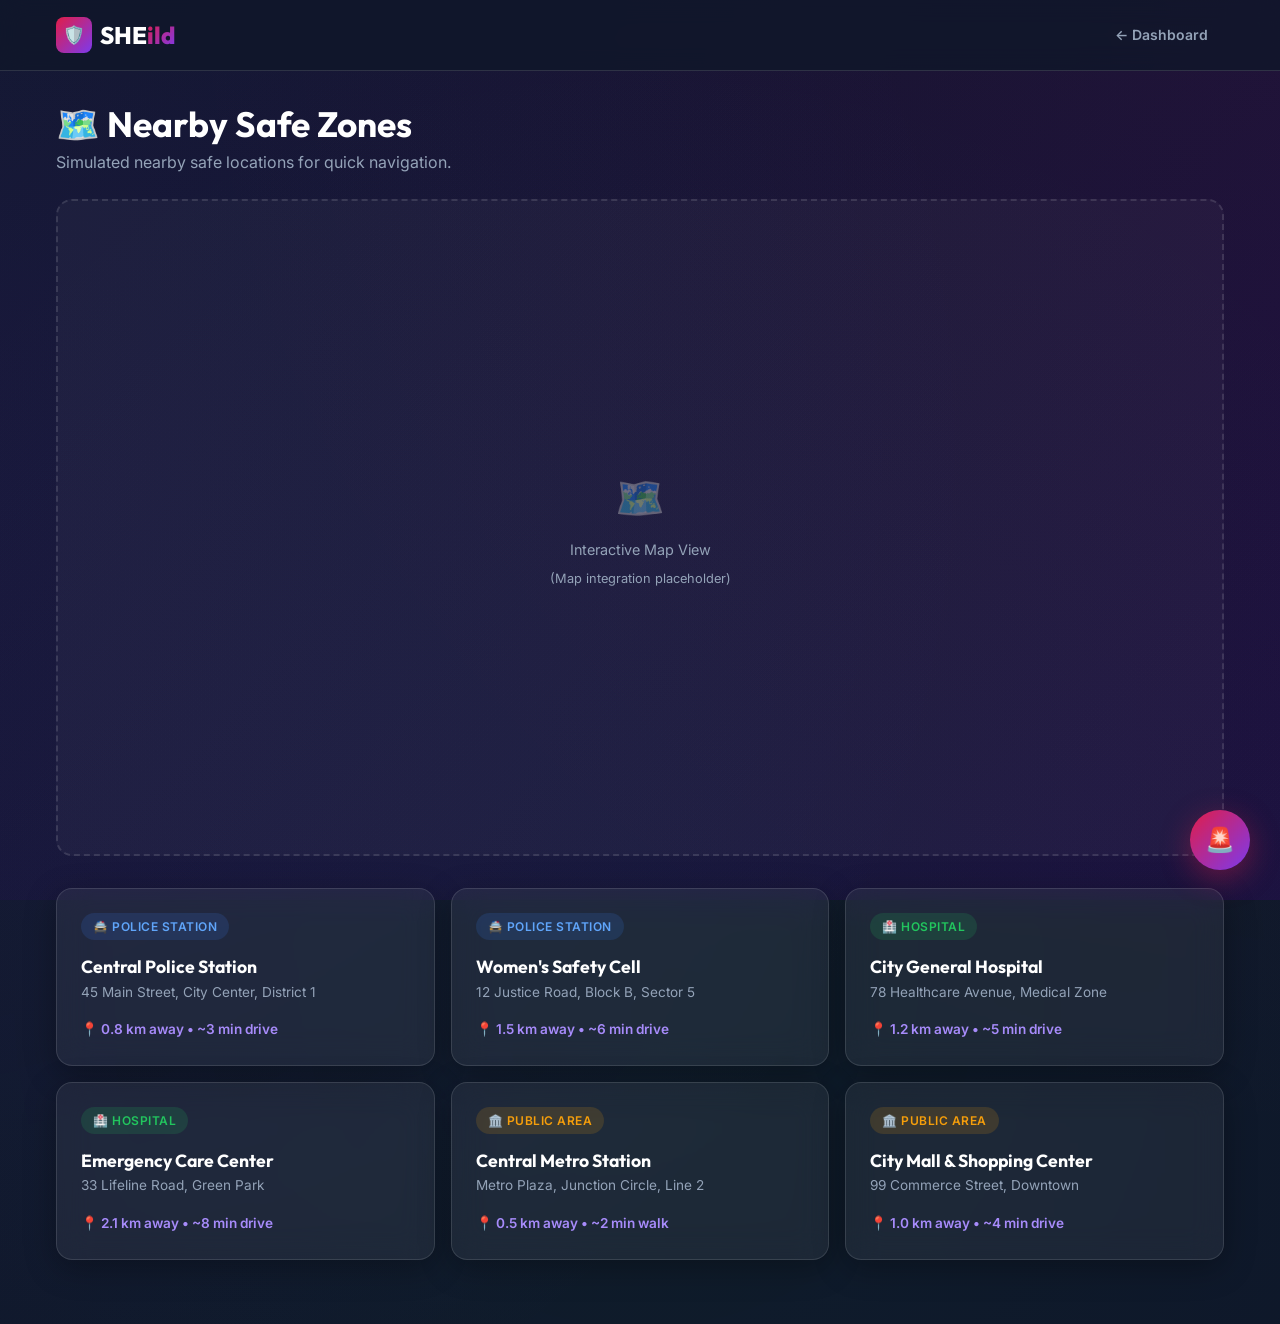
<file: safezones.html>
<!DOCTYPE html>
<html lang="en">

<head>
    <meta charset="UTF-8">
    <meta name="viewport" content="width=device-width, initial-scale=1.0">
    <meta name="description" content="Find nearby safe zones — police stations, hospitals, and public areas.">
    <title>Safe Zones — SHEild AI</title>
    <link rel="stylesheet" href="css/style.css">
</head>

<body>
    <div class="gradient-bg"></div>

    <!-- Header -->
    <header class="app-header">
        <div class="container header-inner">
            <a href="dashboard.html" class="logo">
                <div class="logo-icon">🛡️</div>
                <span>SHE<span class="text-gradient">ild</span></span>
            </a>
            <div class="header-actions">
                <a href="dashboard.html" class="btn btn-ghost btn-sm">← Dashboard</a>
            </div>
        </div>
    </header>

    <div class="page-shell">
        <div class="container">
            <div class="page-title">
                <h1>🗺️ Nearby Safe Zones</h1>
                <p>Simulated nearby safe locations for quick navigation.</p>
            </div>

            <!-- Map Placeholder -->
            <div class="map-placeholder reveal">
                <span class="map-icon">🗺️</span>
                <span>Interactive Map View</span>
                <span style="font-size:0.8rem;">(Map integration placeholder)</span>
            </div>

            <!-- Safe Zones Grid -->
            <div class="safezone-grid stagger-children">
                <!-- Police Stations -->
                <div class="glass-card safezone-card animate-fadeInUp">
                    <span class="sz-type sz-police">🚔 Police Station</span>
                    <h3>Central Police Station</h3>
                    <p class="sz-address">45 Main Street, City Center, District 1</p>
                    <p class="sz-distance">📍 0.8 km away • ~3 min drive</p>
                </div>

                <div class="glass-card safezone-card animate-fadeInUp">
                    <span class="sz-type sz-police">🚔 Police Station</span>
                    <h3>Women's Safety Cell</h3>
                    <p class="sz-address">12 Justice Road, Block B, Sector 5</p>
                    <p class="sz-distance">📍 1.5 km away • ~6 min drive</p>
                </div>

                <!-- Hospitals -->
                <div class="glass-card safezone-card animate-fadeInUp">
                    <span class="sz-type sz-hospital">🏥 Hospital</span>
                    <h3>City General Hospital</h3>
                    <p class="sz-address">78 Healthcare Avenue, Medical Zone</p>
                    <p class="sz-distance">📍 1.2 km away • ~5 min drive</p>
                </div>

                <div class="glass-card safezone-card animate-fadeInUp">
                    <span class="sz-type sz-hospital">🏥 Hospital</span>
                    <h3>Emergency Care Center</h3>
                    <p class="sz-address">33 Lifeline Road, Green Park</p>
                    <p class="sz-distance">📍 2.1 km away • ~8 min drive</p>
                </div>

                <!-- Public Areas -->
                <div class="glass-card safezone-card animate-fadeInUp">
                    <span class="sz-type sz-public">🏛️ Public Area</span>
                    <h3>Central Metro Station</h3>
                    <p class="sz-address">Metro Plaza, Junction Circle, Line 2</p>
                    <p class="sz-distance">📍 0.5 km away • ~2 min walk</p>
                </div>

                <div class="glass-card safezone-card animate-fadeInUp">
                    <span class="sz-type sz-public">🏛️ Public Area</span>
                    <h3>City Mall & Shopping Center</h3>
                    <p class="sz-address">99 Commerce Street, Downtown</p>
                    <p class="sz-distance">📍 1.0 km away • ~4 min drive</p>
                </div>
            </div>
        </div>
    </div>

    <!-- FAB -->
    <a href="javascript:void(0)" class="fab" onclick="activateSOS()" title="SOS">🚨</a>

    <script src="js/script.js"></script>
</body>

</html>
</file>
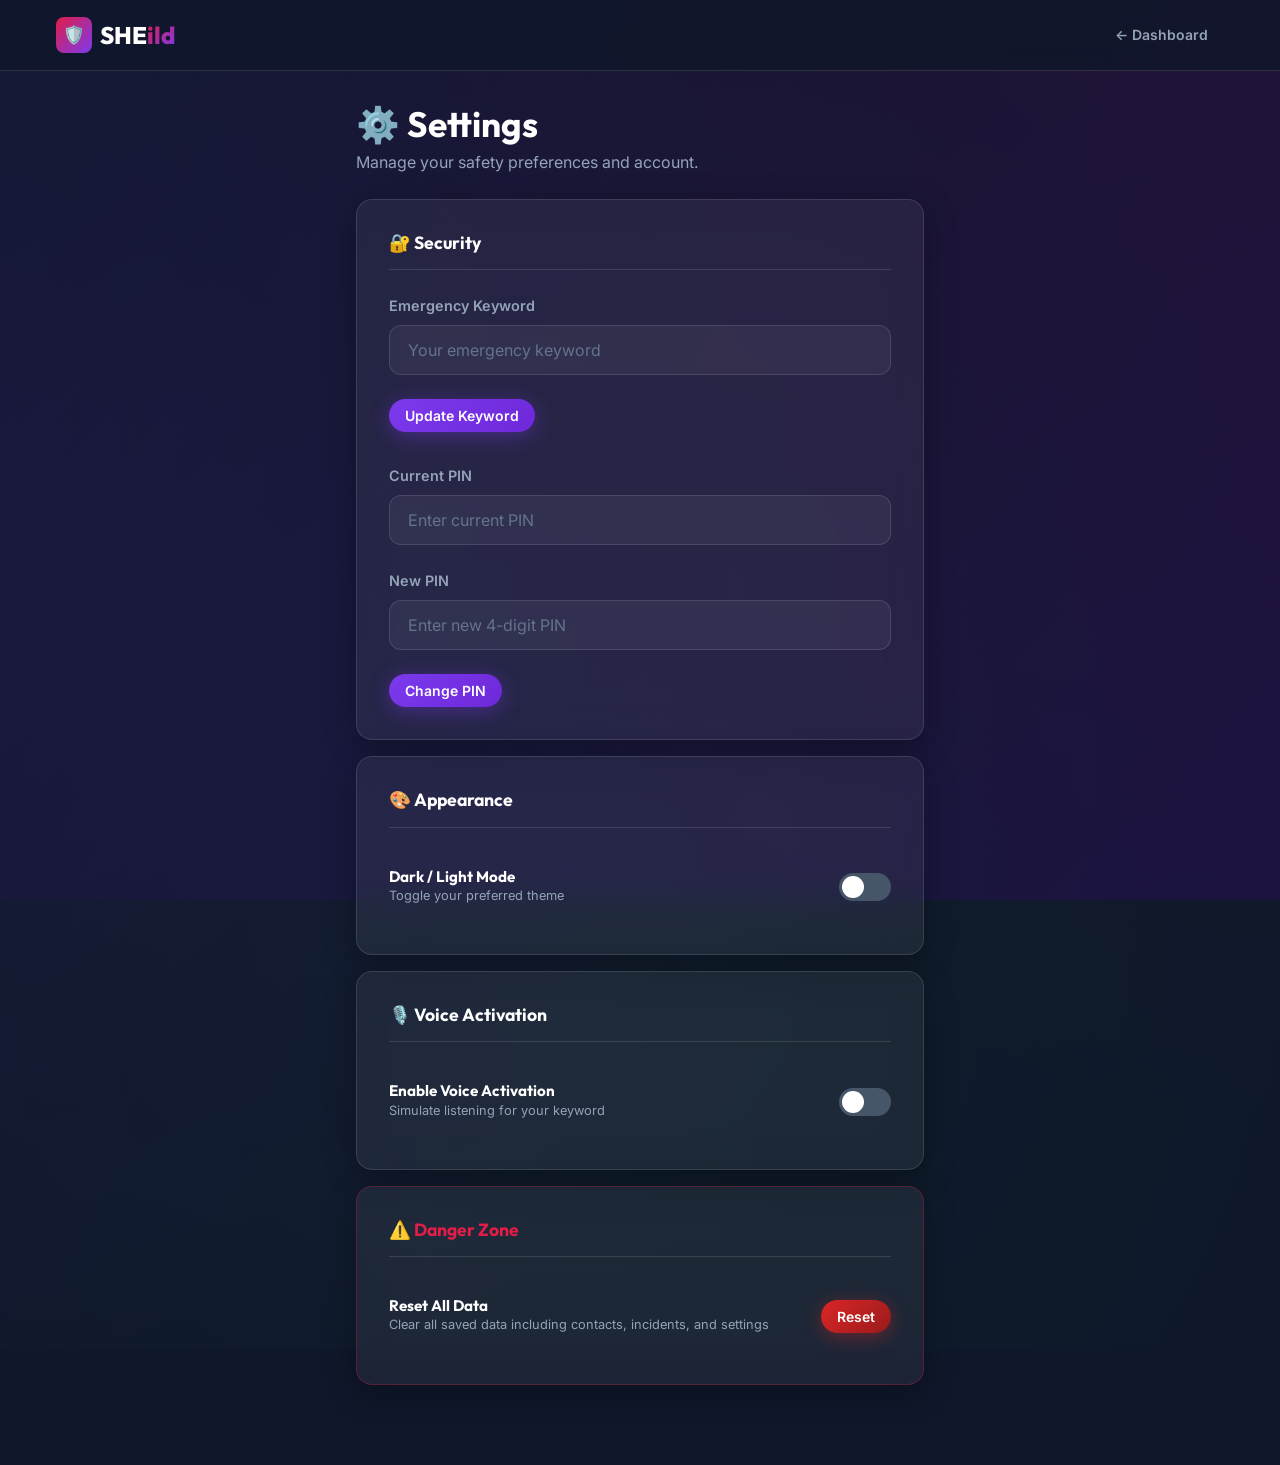
<file: settings.html>
<!DOCTYPE html>
<html lang="en">

<head>
    <meta charset="UTF-8">
    <meta name="viewport" content="width=device-width, initial-scale=1.0">
    <meta name="description" content="SHEild AI Settings — Customize your safety preferences, keyword, PIN, and theme.">
    <title>Settings — SHEild AI</title>
    <link rel="stylesheet" href="css/style.css">
</head>

<body>
    <div class="gradient-bg"></div>

    <!-- Header -->
    <header class="app-header">
        <div class="container header-inner">
            <a href="dashboard.html" class="logo">
                <div class="logo-icon">🛡️</div>
                <span>SHE<span class="text-gradient">ild</span></span>
            </a>
            <div class="header-actions">
                <a href="dashboard.html" class="btn btn-ghost btn-sm">← Dashboard</a>
            </div>
        </div>
    </header>

    <div class="page-shell">
        <div class="container" style="max-width: 600px;">
            <div class="page-title">
                <h1>⚙️ Settings</h1>
                <p>Manage your safety preferences and account.</p>
            </div>

            <!-- Security Settings -->
            <div class="glass-card-static settings-group">
                <h3>🔐 Security</h3>

                <div class="form-group">
                    <label class="form-label" for="settings-keyword">Emergency Keyword</label>
                    <input type="text" id="settings-keyword" class="form-input" placeholder="Your emergency keyword"
                        maxlength="30">
                </div>

                <button class="btn btn-secondary btn-sm" onclick="updateKeyword()">Update Keyword</button>

                <div class="form-group" style="margin-top: var(--space-xl);">
                    <label class="form-label" for="settings-current-pin">Current PIN</label>
                    <input type="password" id="settings-current-pin" class="form-input" placeholder="Enter current PIN"
                        maxlength="4" inputmode="numeric">
                </div>

                <div class="form-group">
                    <label class="form-label" for="settings-new-pin">New PIN</label>
                    <input type="password" id="settings-new-pin" class="form-input" placeholder="Enter new 4-digit PIN"
                        maxlength="4" inputmode="numeric">
                </div>

                <button class="btn btn-secondary btn-sm" onclick="updatePIN()">Change PIN</button>
            </div>

            <!-- Appearance Settings -->
            <div class="glass-card-static settings-group">
                <h3>🎨 Appearance</h3>

                <div class="setting-item">
                    <div class="setting-info">
                        <h4>Dark / Light Mode</h4>
                        <p>Toggle your preferred theme</p>
                    </div>
                    <label class="toggle-switch">
                        <input type="checkbox" id="theme-toggle" onchange="toggleTheme()">
                        <span class="toggle-slider"></span>
                    </label>
                </div>
            </div>

            <!-- Voice Settings -->
            <div class="glass-card-static settings-group">
                <h3>🎙️ Voice Activation</h3>

                <div class="setting-item">
                    <div class="setting-info">
                        <h4>Enable Voice Activation</h4>
                        <p>Simulate listening for your keyword</p>
                    </div>
                    <label class="toggle-switch">
                        <input type="checkbox" id="settings-voice-toggle" onchange="updateVoiceSetting()">
                        <span class="toggle-slider"></span>
                    </label>
                </div>
            </div>

            <!-- Danger Zone -->
            <div class="glass-card-static settings-group" style="border-color: rgba(225,29,72,0.3);">
                <h3 style="color: var(--accent);">⚠️ Danger Zone</h3>

                <div class="setting-item">
                    <div class="setting-info">
                        <h4>Reset All Data</h4>
                        <p>Clear all saved data including contacts, incidents, and settings</p>
                    </div>
                    <button class="btn btn-danger btn-sm" onclick="resetAllData()">Reset</button>
                </div>
            </div>
        </div>
    </div>

    <!-- Toast -->
    <div class="toast" id="toast"></div>

    <script src="js/script.js"></script>
</body>

</html>
</file>
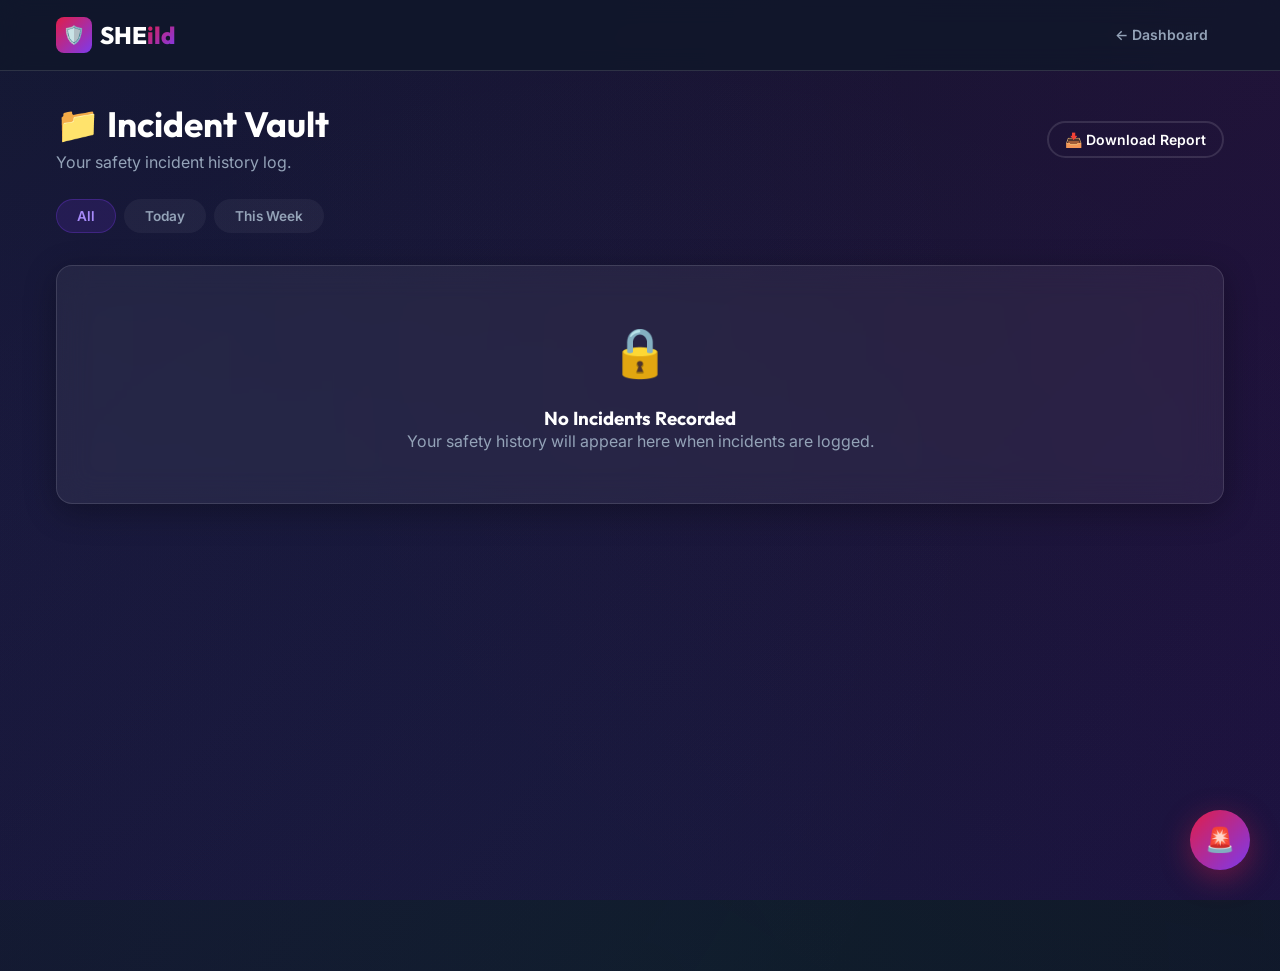
<file: vault.html>
<!DOCTYPE html>
<html lang="en">

<head>
    <meta charset="UTF-8">
    <meta name="viewport" content="width=device-width, initial-scale=1.0">
    <meta name="description" content="Incident history vault — view and manage your safety records.">
    <title>Incident Vault — SHEild AI</title>
    <link rel="stylesheet" href="css/style.css">
</head>

<body>
    <div class="gradient-bg"></div>

    <!-- Header -->
    <header class="app-header">
        <div class="container header-inner">
            <a href="dashboard.html" class="logo">
                <div class="logo-icon">🛡️</div>
                <span>SHE<span class="text-gradient">ild</span></span>
            </a>
            <div class="header-actions">
                <a href="dashboard.html" class="btn btn-ghost btn-sm">← Dashboard</a>
            </div>
        </div>
    </header>

    <div class="page-shell">
        <div class="container">
            <div class="page-title"
                style="display:flex; align-items:center; justify-content:space-between; flex-wrap:wrap; gap: var(--space-md);">
                <div>
                    <h1>📁 Incident Vault</h1>
                    <p>Your safety incident history log.</p>
                </div>
                <button class="btn btn-outline btn-sm" onclick="downloadReport()">
                    📥 Download Report
                </button>
            </div>

            <!-- Filters -->
            <div class="vault-filters">
                <button class="filter-btn active" onclick="filterIncidents('all', this)">All</button>
                <button class="filter-btn" onclick="filterIncidents('today', this)">Today</button>
                <button class="filter-btn" onclick="filterIncidents('week', this)">This Week</button>
            </div>

            <!-- Incidents List -->
            <div id="incidents-list"></div>

            <!-- Empty State -->
            <div class="glass-card-static text-center" style="padding: var(--space-2xl); display:none;"
                id="vault-empty">
                <div style="font-size: 3rem; margin-bottom: var(--space-md);">🔒</div>
                <h3>No Incidents Recorded</h3>
                <p style="color: var(--text-secondary);">Your safety history will appear here when incidents are logged.
                </p>
            </div>
        </div>
    </div>

    <!-- Toast -->
    <div class="toast" id="toast"></div>

    <!-- FAB -->
    <a href="javascript:void(0)" class="fab" onclick="activateSOS()" title="SOS">🚨</a>

    <script src="js/script.js"></script>
</body>

</html>
</file>
<file: css/style.css>
/* ============================================
   SHEild AI — Design System & Global Styles
   ============================================ */

/* --- Google Fonts --- */
@import url('https://fonts.googleapis.com/css2?family=Inter:wght@300;400;500;600;700;800;900&family=Outfit:wght@400;500;600;700;800;900&display=swap');

/* ============================================
   CSS Variables / Design Tokens
   ============================================ */
:root {
  /* Primary Colors */
  --primary: #0F172A;
  --primary-light: #1E293B;
  --primary-lighter: #334155;

  /* Accent */
  --accent: #E11D48;
  --accent-light: #FB7185;
  --accent-dark: #BE123C;

  /* Secondary Accent */
  --secondary: #7C3AED;
  --secondary-light: #A78BFA;
  --secondary-dark: #6D28D9;

  /* Status */
  --success: #22C55E;
  --success-light: #4ADE80;
  --warning: #F59E0B;

  /* Neutrals */
  --white: #FFFFFF;
  --gray-50: #F8FAFC;
  --gray-100: #F1F5F9;
  --gray-200: #E2E8F0;
  --gray-300: #CBD5E1;
  --gray-400: #94A3B8;
  --gray-500: #64748B;
  --gray-600: #475569;
  --gray-700: #334155;
  --gray-800: #1E293B;
  --gray-900: #0F172A;

  /* Glass */
  --glass-bg: rgba(255, 255, 255, 0.06);
  --glass-border: rgba(255, 255, 255, 0.12);
  --glass-shadow: 0 8px 32px rgba(0, 0, 0, 0.3);
  --glass-blur: blur(16px);

  /* Typography */
  --font-display: 'Outfit', sans-serif;
  --font-body: 'Inter', sans-serif;

  /* Spacing */
  --space-xs: 4px;
  --space-sm: 8px;
  --space-md: 16px;
  --space-lg: 24px;
  --space-xl: 32px;
  --space-2xl: 48px;
  --space-3xl: 64px;

  /* Border Radius */
  --radius-sm: 8px;
  --radius-md: 12px;
  --radius-lg: 16px;
  --radius-xl: 24px;
  --radius-full: 9999px;

  /* Transitions */
  --transition-fast: 0.15s ease;
  --transition-base: 0.3s ease;
  --transition-slow: 0.5s ease;

  /* Page backgrounds */
  --page-bg: var(--primary);
  --text-primary: var(--white);
  --text-secondary: var(--gray-400);
  --card-bg: var(--glass-bg);
}

/* Light Mode Overrides */
.light-mode {
  --page-bg: #F0F4F8;
  --primary: #F8FAFC;
  --primary-light: #FFFFFF;
  --primary-lighter: #E2E8F0;
  --text-primary: #0F172A;
  --text-secondary: #475569;
  --glass-bg: rgba(255, 255, 255, 0.7);
  --glass-border: rgba(0, 0, 0, 0.08);
  --glass-shadow: 0 8px 32px rgba(0, 0, 0, 0.08);
  --card-bg: rgba(255, 255, 255, 0.8);
}

/* ============================================
   Reset & Base
   ============================================ */
*,
*::before,
*::after {
  margin: 0;
  padding: 0;
  box-sizing: border-box;
}

html {
  scroll-behavior: smooth;
  font-size: 16px;
}

body {
  font-family: var(--font-body);
  background: var(--page-bg);
  color: var(--text-primary);
  line-height: 1.6;
  min-height: 100vh;
  overflow-x: hidden;
  transition: background var(--transition-base), color var(--transition-base);
}

a {
  text-decoration: none;
  color: inherit;
}

ul,
ol {
  list-style: none;
}

img {
  max-width: 100%;
  display: block;
}

button {
  cursor: pointer;
  border: none;
  outline: none;
  font-family: var(--font-body);
}

input,
select {
  font-family: var(--font-body);
  outline: none;
}

h1,
h2,
h3,
h4,
h5,
h6 {
  font-family: var(--font-display);
  font-weight: 700;
  line-height: 1.2;
}

/* ============================================
   Utility Classes
   ============================================ */
.container {
  width: 100%;
  max-width: 1200px;
  margin: 0 auto;
  padding: 0 var(--space-md);
}

.text-gradient {
  background: linear-gradient(135deg, var(--accent), var(--secondary));
  -webkit-background-clip: text;
  -webkit-text-fill-color: transparent;
  background-clip: text;
}

.text-center {
  text-align: center;
}

/* ============================================
   Animated Gradient Background
   ============================================ */
.gradient-bg {
  position: fixed;
  top: 0;
  left: 0;
  width: 100%;
  height: 100%;
  z-index: -1;
  background: linear-gradient(135deg, #0F172A 0%, #1a1040 25%, #0F172A 50%, #121a35 75%, #0F172A 100%);
  background-size: 400% 400%;
  animation: gradientShift 15s ease infinite;
}

.gradient-bg::before {
  content: '';
  position: absolute;
  top: -50%;
  left: -50%;
  width: 200%;
  height: 200%;
  background: radial-gradient(circle at 20% 50%, rgba(124, 58, 237, 0.08) 0%, transparent 50%),
    radial-gradient(circle at 80% 20%, rgba(225, 29, 72, 0.06) 0%, transparent 50%),
    radial-gradient(circle at 50% 80%, rgba(34, 197, 94, 0.04) 0%, transparent 50%);
  animation: gradientOrbs 20s ease infinite;
}

@keyframes gradientShift {

  0%,
  100% {
    background-position: 0% 50%;
  }

  50% {
    background-position: 100% 50%;
  }
}

@keyframes gradientOrbs {

  0%,
  100% {
    transform: translate(0, 0) rotate(0deg);
  }

  33% {
    transform: translate(30px, -30px) rotate(120deg);
  }

  66% {
    transform: translate(-20px, 20px) rotate(240deg);
  }
}

/* --- Emergency red gradient bg --- */
.emergency-gradient-bg {
  position: fixed;
  top: 0;
  left: 0;
  width: 100%;
  height: 100%;
  z-index: -1;
  background: linear-gradient(135deg, #450a0a, #7f1d1d, #991b1b, #b91c1c, #450a0a);
  background-size: 400% 400%;
  animation: emergencyPulse 4s ease infinite;
}

@keyframes emergencyPulse {

  0%,
  100% {
    background-position: 0% 50%;
  }

  50% {
    background-position: 100% 50%;
  }
}

/* ============================================
   Glass Card
   ============================================ */
.glass-card {
  background: var(--glass-bg);
  backdrop-filter: var(--glass-blur);
  -webkit-backdrop-filter: var(--glass-blur);
  border: 1px solid var(--glass-border);
  border-radius: var(--radius-lg);
  box-shadow: var(--glass-shadow);
  transition: transform var(--transition-base), box-shadow var(--transition-base);
}

.glass-card:hover {
  transform: translateY(-4px);
  box-shadow: 0 12px 40px rgba(0, 0, 0, 0.4);
}

.glass-card-static {
  background: var(--glass-bg);
  backdrop-filter: var(--glass-blur);
  -webkit-backdrop-filter: var(--glass-blur);
  border: 1px solid var(--glass-border);
  border-radius: var(--radius-lg);
  box-shadow: var(--glass-shadow);
}

/* ============================================
   Buttons
   ============================================ */
.btn {
  display: inline-flex;
  align-items: center;
  justify-content: center;
  gap: var(--space-sm);
  padding: 14px 28px;
  border-radius: var(--radius-full);
  font-weight: 600;
  font-size: 1rem;
  transition: all var(--transition-base);
  position: relative;
  overflow: hidden;
}

/* Ripple Effect */
.btn .ripple {
  position: absolute;
  border-radius: 50%;
  background: rgba(255, 255, 255, 0.3);
  transform: scale(0);
  animation: ripple 0.6s linear;
  pointer-events: none;
}

@keyframes ripple {
  to {
    transform: scale(4);
    opacity: 0;
  }
}

.btn-primary {
  background: linear-gradient(135deg, var(--accent), var(--accent-dark));
  color: var(--white);
  box-shadow: 0 4px 20px rgba(225, 29, 72, 0.4);
}

.btn-primary:hover {
  transform: translateY(-2px);
  box-shadow: 0 8px 30px rgba(225, 29, 72, 0.6);
}

.btn-secondary {
  background: linear-gradient(135deg, var(--secondary), var(--secondary-dark));
  color: var(--white);
  box-shadow: 0 4px 20px rgba(124, 58, 237, 0.4);
}

.btn-secondary:hover {
  transform: translateY(-2px);
  box-shadow: 0 8px 30px rgba(124, 58, 237, 0.6);
}

.btn-success {
  background: linear-gradient(135deg, var(--success), #16A34A);
  color: var(--white);
  box-shadow: 0 4px 20px rgba(34, 197, 94, 0.4);
}

.btn-outline {
  background: transparent;
  border: 2px solid var(--glass-border);
  color: var(--text-primary);
}

.btn-outline:hover {
  background: var(--glass-bg);
  border-color: var(--accent);
  color: var(--accent-light);
}

.btn-danger {
  background: linear-gradient(135deg, #DC2626, #991B1B);
  color: var(--white);
  box-shadow: 0 4px 20px rgba(220, 38, 38, 0.4);
}

.btn-ghost {
  background: transparent;
  color: var(--text-secondary);
  padding: 10px 20px;
}

.btn-ghost:hover {
  color: var(--text-primary);
}

.btn-sm {
  padding: 8px 16px;
  font-size: 0.875rem;
}

.btn-lg {
  padding: 18px 36px;
  font-size: 1.125rem;
}

.btn-block {
  width: 100%;
}

/* ============================================
   SOS Button (3D Glow)
   ============================================ */
.sos-btn {
  width: 180px;
  height: 180px;
  border-radius: 50%;
  background: radial-gradient(circle at 35% 35%, #FB7185, var(--accent), var(--accent-dark));
  color: var(--white);
  font-family: var(--font-display);
  font-size: 2.5rem;
  font-weight: 900;
  letter-spacing: 4px;
  border: none;
  cursor: pointer;
  position: relative;
  box-shadow:
    0 0 30px rgba(225, 29, 72, 0.5),
    0 0 60px rgba(225, 29, 72, 0.3),
    0 0 100px rgba(225, 29, 72, 0.15),
    inset 0 -4px 12px rgba(0, 0, 0, 0.3);
  transition: all var(--transition-base);
  animation: sosFloat 3s ease-in-out infinite;
}

.sos-btn::before {
  content: '';
  position: absolute;
  inset: -8px;
  border-radius: 50%;
  background: radial-gradient(circle, rgba(225, 29, 72, 0.3), transparent 70%);
  animation: sosPulseRing 2s ease-in-out infinite;
  z-index: -1;
}

.sos-btn:hover {
  transform: scale(1.08);
  box-shadow:
    0 0 50px rgba(225, 29, 72, 0.7),
    0 0 100px rgba(225, 29, 72, 0.4),
    0 0 150px rgba(225, 29, 72, 0.2),
    inset 0 -4px 12px rgba(0, 0, 0, 0.3);
}

.sos-btn:active {
  transform: scale(0.95);
}

@keyframes sosFloat {

  0%,
  100% {
    transform: translateY(0);
  }

  50% {
    transform: translateY(-8px);
  }
}

@keyframes sosPulseRing {

  0%,
  100% {
    transform: scale(1);
    opacity: 0.5;
  }

  50% {
    transform: scale(1.15);
    opacity: 0;
  }
}

/* ============================================
   Status Badge
   ============================================ */
.status-badge {
  display: inline-flex;
  align-items: center;
  gap: var(--space-sm);
  padding: 10px 24px;
  border-radius: var(--radius-full);
  font-weight: 700;
  font-size: 0.9rem;
  letter-spacing: 1px;
  text-transform: uppercase;
}

.status-safe {
  background: rgba(34, 197, 94, 0.15);
  color: var(--success);
  border: 1px solid rgba(34, 197, 94, 0.3);
  box-shadow: 0 0 20px rgba(34, 197, 94, 0.2);
}

.status-safe .status-dot {
  width: 10px;
  height: 10px;
  border-radius: 50%;
  background: var(--success);
  box-shadow: 0 0 10px var(--success);
  animation: dotPulse 2s ease-in-out infinite;
}

.status-emergency {
  background: rgba(225, 29, 72, 0.15);
  color: var(--accent);
  border: 1px solid rgba(225, 29, 72, 0.3);
  box-shadow: 0 0 20px rgba(225, 29, 72, 0.3);
  animation: emergencyBadgePulse 1s ease-in-out infinite;
}

.status-emergency .status-dot {
  width: 10px;
  height: 10px;
  border-radius: 50%;
  background: var(--accent);
  box-shadow: 0 0 10px var(--accent);
  animation: dotPulse 0.5s ease-in-out infinite;
}

@keyframes dotPulse {

  0%,
  100% {
    opacity: 1;
    transform: scale(1);
  }

  50% {
    opacity: 0.4;
    transform: scale(0.7);
  }
}

@keyframes emergencyBadgePulse {

  0%,
  100% {
    box-shadow: 0 0 20px rgba(225, 29, 72, 0.3);
  }

  50% {
    box-shadow: 0 0 40px rgba(225, 29, 72, 0.6);
  }
}

/* ============================================
   Form Elements
   ============================================ */
.form-group {
  margin-bottom: var(--space-lg);
}

.form-label {
  display: block;
  margin-bottom: var(--space-sm);
  font-weight: 600;
  font-size: 0.9rem;
  color: var(--text-secondary);
}

.form-input {
  width: 100%;
  padding: 14px 18px;
  background: rgba(255, 255, 255, 0.05);
  border: 1px solid var(--glass-border);
  border-radius: var(--radius-md);
  color: var(--text-primary);
  font-size: 1rem;
  transition: all var(--transition-base);
}

.form-input:focus {
  border-color: var(--secondary);
  box-shadow: 0 0 0 3px rgba(124, 58, 237, 0.2);
  background: rgba(255, 255, 255, 0.08);
}

.form-input::placeholder {
  color: var(--gray-500);
}

.form-select {
  width: 100%;
  padding: 14px 18px;
  background: rgba(255, 255, 255, 0.05);
  border: 1px solid var(--glass-border);
  border-radius: var(--radius-md);
  color: var(--text-primary);
  font-size: 1rem;
  transition: all var(--transition-base);
  appearance: none;
  background-image: url("data:image/svg+xml,%3Csvg xmlns='http://www.w3.org/2000/svg' width='12' height='12' viewBox='0 0 12 12'%3E%3Cpath fill='%2394A3B8' d='M6 8L1 3h10z'/%3E%3C/svg%3E");
  background-repeat: no-repeat;
  background-position: right 16px center;
}

.form-select option {
  background: var(--gray-800);
  color: var(--white);
}

/* Toggle Switch */
.toggle-switch {
  position: relative;
  width: 52px;
  height: 28px;
}

.toggle-switch input {
  opacity: 0;
  width: 0;
  height: 0;
}

.toggle-slider {
  position: absolute;
  inset: 0;
  background: var(--gray-600);
  border-radius: var(--radius-full);
  cursor: pointer;
  transition: var(--transition-base);
}

.toggle-slider::before {
  content: '';
  position: absolute;
  top: 3px;
  left: 3px;
  width: 22px;
  height: 22px;
  background: var(--white);
  border-radius: 50%;
  transition: var(--transition-base);
}

.toggle-switch input:checked+.toggle-slider {
  background: var(--secondary);
}

.toggle-switch input:checked+.toggle-slider::before {
  transform: translateX(24px);
}

/* ============================================
   Navigation / Header
   ============================================ */
.app-header {
  padding: var(--space-md) 0;
  position: sticky;
  top: 0;
  z-index: 100;
  backdrop-filter: blur(12px);
  -webkit-backdrop-filter: blur(12px);
  background: rgba(15, 23, 42, 0.8);
  border-bottom: 1px solid var(--glass-border);
}

.light-mode .app-header {
  background: rgba(248, 250, 252, 0.85);
}

.header-inner {
  display: flex;
  align-items: center;
  justify-content: space-between;
}

.logo {
  font-family: var(--font-display);
  font-size: 1.5rem;
  font-weight: 800;
  display: flex;
  align-items: center;
  gap: var(--space-sm);
}

.logo-icon {
  width: 36px;
  height: 36px;
  background: linear-gradient(135deg, var(--accent), var(--secondary));
  border-radius: var(--radius-sm);
  display: flex;
  align-items: center;
  justify-content: center;
  font-size: 1.1rem;
}

.header-actions {
  display: flex;
  align-items: center;
  gap: var(--space-md);
}

.profile-btn {
  width: 40px;
  height: 40px;
  border-radius: 50%;
  background: linear-gradient(135deg, var(--secondary), var(--accent));
  display: flex;
  align-items: center;
  justify-content: center;
  color: var(--white);
  font-weight: 700;
  font-size: 0.9rem;
  cursor: pointer;
  transition: all var(--transition-base);
  border: 2px solid transparent;
}

.profile-btn:hover {
  border-color: var(--accent-light);
  transform: scale(1.1);
}

/* ============================================
   Hero Section (Landing)
   ============================================ */
.hero {
  min-height: 100vh;
  display: flex;
  align-items: center;
  justify-content: center;
  text-align: center;
  padding: var(--space-3xl) var(--space-md);
  position: relative;
}

.hero-content {
  max-width: 700px;
  animation: fadeInUp 1s ease;
}

.hero-badge {
  display: inline-flex;
  align-items: center;
  gap: var(--space-sm);
  padding: 8px 20px;
  background: rgba(124, 58, 237, 0.15);
  border: 1px solid rgba(124, 58, 237, 0.3);
  border-radius: var(--radius-full);
  font-size: 0.85rem;
  color: var(--secondary-light);
  margin-bottom: var(--space-lg);
}

.hero h1 {
  font-size: clamp(2.5rem, 6vw, 4.5rem);
  font-weight: 900;
  margin-bottom: var(--space-lg);
  line-height: 1.1;
}

.hero .tagline {
  font-size: clamp(1rem, 2.5vw, 1.25rem);
  color: var(--text-secondary);
  margin-bottom: var(--space-2xl);
  max-width: 550px;
  margin-left: auto;
  margin-right: auto;
}

.hero-buttons {
  display: flex;
  gap: var(--space-md);
  justify-content: center;
  flex-wrap: wrap;
}

/* ============================================
   Feature Cards (Landing)
   ============================================ */
.features-section {
  padding: var(--space-3xl) 0;
}

.section-title {
  text-align: center;
  margin-bottom: var(--space-2xl);
}

.section-title h2 {
  font-size: clamp(1.8rem, 4vw, 2.5rem);
  margin-bottom: var(--space-sm);
}

.section-title p {
  color: var(--text-secondary);
  max-width: 500px;
  margin: 0 auto;
}

.features-grid {
  display: grid;
  grid-template-columns: repeat(auto-fit, minmax(280px, 1fr));
  gap: var(--space-lg);
}

.feature-card {
  padding: var(--space-xl);
}

.feature-icon {
  width: 56px;
  height: 56px;
  border-radius: var(--radius-md);
  display: flex;
  align-items: center;
  justify-content: center;
  font-size: 1.5rem;
  margin-bottom: var(--space-md);
}

.feature-icon.red {
  background: rgba(225, 29, 72, 0.15);
}

.feature-icon.purple {
  background: rgba(124, 58, 237, 0.15);
}

.feature-icon.green {
  background: rgba(34, 197, 94, 0.15);
}

.feature-icon.blue {
  background: rgba(59, 130, 246, 0.15);
}

.feature-card h3 {
  font-size: 1.15rem;
  margin-bottom: var(--space-sm);
}

.feature-card p {
  color: var(--text-secondary);
  font-size: 0.9rem;
}

/* ============================================
   Page Shell (inner pages)
   ============================================ */
.page-shell {
  min-height: 100vh;
  padding-bottom: var(--space-3xl);
}

.page-title {
  padding: var(--space-xl) 0 var(--space-lg);
}

.page-title h1 {
  font-size: clamp(1.6rem, 4vw, 2.2rem);
}

.page-title p {
  color: var(--text-secondary);
  margin-top: var(--space-xs);
}

/* ============================================
   Dashboard Grid
   ============================================ */
.dashboard-hero {
  text-align: center;
  padding: var(--space-2xl) 0;
}

.dashboard-actions {
  display: grid;
  grid-template-columns: repeat(auto-fit, minmax(200px, 1fr));
  gap: var(--space-md);
  margin-top: var(--space-xl);
}

.action-card {
  padding: var(--space-lg);
  text-align: center;
  cursor: pointer;
}

.action-card .action-icon {
  width: 50px;
  height: 50px;
  border-radius: var(--radius-md);
  display: flex;
  align-items: center;
  justify-content: center;
  font-size: 1.4rem;
  margin: 0 auto var(--space-md);
}

.action-card h3 {
  font-size: 1rem;
  margin-bottom: var(--space-xs);
}

.action-card p {
  font-size: 0.8rem;
  color: var(--text-secondary);
}

/* ============================================
   Emergency Page
   ============================================ */
.emergency-page {
  text-align: center;
  display: flex;
  flex-direction: column;
  align-items: center;
  justify-content: center;
  min-height: 100vh;
  padding: var(--space-xl);
  position: relative;
}

.emergency-title {
  font-size: clamp(1.5rem, 5vw, 2.5rem);
  font-weight: 900;
  color: var(--white);
  text-transform: uppercase;
  letter-spacing: 3px;
  animation: emergencyFlash 1s ease-in-out infinite;
}

@keyframes emergencyFlash {

  0%,
  100% {
    opacity: 1;
  }

  50% {
    opacity: 0.5;
  }
}

.recording-indicator {
  display: inline-flex;
  align-items: center;
  gap: var(--space-sm);
  padding: 8px 20px;
  background: rgba(255, 255, 255, 0.1);
  border-radius: var(--radius-full);
  margin: var(--space-lg) 0;
  font-size: 0.9rem;
  color: var(--white);
}

.rec-dot {
  width: 12px;
  height: 12px;
  background: #EF4444;
  border-radius: 50%;
  animation: recBlink 1s step-end infinite;
}

@keyframes recBlink {

  0%,
  100% {
    opacity: 1;
  }

  50% {
    opacity: 0;
  }
}

.camera-preview {
  width: 100%;
  max-width: 360px;
  aspect-ratio: 4/3;
  background: rgba(0, 0, 0, 0.4);
  border: 2px solid rgba(255, 255, 255, 0.15);
  border-radius: var(--radius-lg);
  display: flex;
  align-items: center;
  justify-content: center;
  color: rgba(255, 255, 255, 0.4);
  font-size: 0.9rem;
  margin: var(--space-lg) auto;
  position: relative;
  overflow: hidden;
}

.camera-preview::before {
  content: '';
  position: absolute;
  inset: 0;
  background: repeating-linear-gradient(0deg,
      transparent,
      transparent 2px,
      rgba(255, 255, 255, 0.02) 2px,
      rgba(255, 255, 255, 0.02) 4px);
}

.gps-display {
  padding: var(--space-md) var(--space-lg);
  background: rgba(0, 0, 0, 0.3);
  border-radius: var(--radius-md);
  font-family: 'Courier New', monospace;
  font-size: 0.9rem;
  color: var(--success);
  margin: var(--space-md) 0;
}

.alert-confirmation {
  padding: var(--space-md) var(--space-xl);
  background: rgba(34, 197, 94, 0.15);
  border: 1px solid rgba(34, 197, 94, 0.3);
  border-radius: var(--radius-md);
  color: var(--success);
  margin: var(--space-md) 0;
  font-weight: 600;
}

.contacts-notified {
  margin: var(--space-lg) 0;
  text-align: left;
  max-width: 400px;
  width: 100%;
}

.contacts-notified h3 {
  font-size: 1rem;
  margin-bottom: var(--space-md);
  color: var(--white);
}

.notified-contact {
  display: flex;
  align-items: center;
  gap: var(--space-md);
  padding: var(--space-md);
  background: rgba(255, 255, 255, 0.06);
  border-radius: var(--radius-md);
  margin-bottom: var(--space-sm);
}

.notified-contact .check-icon {
  color: var(--success);
  font-size: 1.2rem;
}

/* ============================================
   PIN Modal
   ============================================ */
.modal-overlay {
  display: none;
  position: fixed;
  inset: 0;
  background: rgba(0, 0, 0, 0.7);
  backdrop-filter: blur(8px);
  z-index: 1000;
  align-items: center;
  justify-content: center;
}

.modal-overlay.active {
  display: flex;
}

.modal-box {
  background: var(--primary-light);
  border: 1px solid var(--glass-border);
  border-radius: var(--radius-xl);
  padding: var(--space-2xl);
  max-width: 400px;
  width: 90%;
  text-align: center;
  animation: modalIn 0.3s ease;
}

@keyframes modalIn {
  from {
    transform: scale(0.9);
    opacity: 0;
  }

  to {
    transform: scale(1);
    opacity: 1;
  }
}

.modal-box h2 {
  margin-bottom: var(--space-md);
}

.modal-box .form-input {
  margin: var(--space-md) 0;
}

/* ============================================
   Contact Card
   ============================================ */
.contact-card {
  display: flex;
  align-items: center;
  justify-content: space-between;
  padding: var(--space-lg);
  margin-bottom: var(--space-md);
}

.contact-info h3 {
  font-size: 1.05rem;
  margin-bottom: 2px;
}

.contact-info p {
  font-size: 0.85rem;
  color: var(--text-secondary);
}

.contact-actions {
  display: flex;
  gap: var(--space-sm);
}

.contact-actions button {
  width: 36px;
  height: 36px;
  border-radius: 50%;
  display: flex;
  align-items: center;
  justify-content: center;
  font-size: 0.9rem;
  transition: all var(--transition-base);
}

.btn-edit {
  background: rgba(124, 58, 237, 0.15);
  color: var(--secondary-light);
}

.btn-edit:hover {
  background: rgba(124, 58, 237, 0.3);
}

.btn-delete {
  background: rgba(225, 29, 72, 0.15);
  color: var(--accent-light);
}

.btn-delete:hover {
  background: rgba(225, 29, 72, 0.3);
}

/* ============================================
   Safe Zone Cards
   ============================================ */
.safezone-grid {
  display: grid;
  grid-template-columns: repeat(auto-fit, minmax(300px, 1fr));
  gap: var(--space-md);
}

.safezone-card {
  padding: var(--space-lg);
}

.safezone-card .sz-type {
  display: inline-block;
  padding: 4px 12px;
  border-radius: var(--radius-full);
  font-size: 0.75rem;
  font-weight: 600;
  text-transform: uppercase;
  letter-spacing: 0.5px;
  margin-bottom: var(--space-md);
}

.sz-police {
  background: rgba(59, 130, 246, 0.15);
  color: #60A5FA;
}

.sz-hospital {
  background: rgba(34, 197, 94, 0.15);
  color: var(--success);
}

.sz-public {
  background: rgba(245, 158, 11, 0.15);
  color: var(--warning);
}

.safezone-card h3 {
  font-size: 1.1rem;
  margin-bottom: var(--space-xs);
}

.safezone-card .sz-address {
  font-size: 0.85rem;
  color: var(--text-secondary);
  margin-bottom: var(--space-md);
}

.safezone-card .sz-distance {
  font-size: 0.85rem;
  font-weight: 600;
  color: var(--secondary-light);
}

.map-placeholder {
  width: 100%;
  aspect-ratio: 16/9;
  background: rgba(255, 255, 255, 0.03);
  border: 2px dashed var(--glass-border);
  border-radius: var(--radius-lg);
  display: flex;
  flex-direction: column;
  align-items: center;
  justify-content: center;
  color: var(--text-secondary);
  margin-bottom: var(--space-xl);
  font-size: 0.9rem;
  gap: var(--space-sm);
}

.map-placeholder .map-icon {
  font-size: 2.5rem;
  opacity: 0.4;
}

/* ============================================
   Vault / Incident Table
   ============================================ */
.vault-filters {
  display: flex;
  gap: var(--space-sm);
  margin-bottom: var(--space-xl);
  flex-wrap: wrap;
}

.filter-btn {
  padding: 8px 20px;
  border-radius: var(--radius-full);
  font-size: 0.85rem;
  font-weight: 600;
  background: rgba(255, 255, 255, 0.05);
  color: var(--text-secondary);
  border: 1px solid transparent;
  cursor: pointer;
  transition: all var(--transition-base);
}

.filter-btn.active,
.filter-btn:hover {
  background: rgba(124, 58, 237, 0.15);
  color: var(--secondary-light);
  border-color: rgba(124, 58, 237, 0.3);
}

.incident-card {
  display: grid;
  grid-template-columns: auto 1fr auto;
  gap: var(--space-md);
  align-items: center;
  padding: var(--space-lg);
  margin-bottom: var(--space-md);
}

.incident-icon {
  width: 44px;
  height: 44px;
  border-radius: var(--radius-md);
  background: rgba(225, 29, 72, 0.15);
  display: flex;
  align-items: center;
  justify-content: center;
  font-size: 1.2rem;
}

.incident-details h3 {
  font-size: 1rem;
  margin-bottom: 2px;
}

.incident-details p {
  font-size: 0.8rem;
  color: var(--text-secondary);
}

.incident-status {
  padding: 4px 12px;
  border-radius: var(--radius-full);
  font-size: 0.75rem;
  font-weight: 600;
  text-transform: uppercase;
}

.status-resolved {
  background: rgba(34, 197, 94, 0.15);
  color: var(--success);
}

.status-active {
  background: rgba(225, 29, 72, 0.15);
  color: var(--accent);
}

/* ============================================
   Onboarding Steps
   ============================================ */
.onboarding-container {
  max-width: 500px;
  margin: 0 auto;
  padding: var(--space-2xl) var(--space-md);
}

.step-indicators {
  display: flex;
  justify-content: center;
  gap: var(--space-md);
  margin-bottom: var(--space-2xl);
}

.step-dot {
  width: 12px;
  height: 12px;
  border-radius: 50%;
  background: var(--gray-600);
  transition: all var(--transition-base);
}

.step-dot.active {
  background: var(--secondary);
  box-shadow: 0 0 12px rgba(124, 58, 237, 0.5);
  transform: scale(1.2);
}

.step-dot.completed {
  background: var(--success);
}

.step-panel {
  display: none;
  animation: fadeInUp 0.4s ease;
}

.step-panel.active {
  display: block;
}

.step-panel h2 {
  font-size: 1.5rem;
  margin-bottom: var(--space-sm);
}

.step-panel p {
  color: var(--text-secondary);
  margin-bottom: var(--space-xl);
}

.step-buttons {
  display: flex;
  gap: var(--space-md);
  margin-top: var(--space-xl);
}

/* ============================================
   Settings
   ============================================ */
.settings-group {
  padding: var(--space-xl);
  margin-bottom: var(--space-md);
}

.settings-group h3 {
  font-size: 1.1rem;
  margin-bottom: var(--space-lg);
  padding-bottom: var(--space-md);
  border-bottom: 1px solid var(--glass-border);
}

.setting-item {
  display: flex;
  align-items: center;
  justify-content: space-between;
  padding: var(--space-md) 0;
}

.setting-item:not(:last-child) {
  border-bottom: 1px solid rgba(255, 255, 255, 0.04);
}

.setting-info h4 {
  font-size: 0.95rem;
}

.setting-info p {
  font-size: 0.8rem;
  color: var(--text-secondary);
}

/* ============================================
   Alert / Toast Notification
   ============================================ */
.toast {
  position: fixed;
  top: 20px;
  right: 20px;
  padding: var(--space-md) var(--space-xl);
  border-radius: var(--radius-md);
  font-weight: 600;
  font-size: 0.9rem;
  z-index: 2000;
  transform: translateX(120%);
  transition: transform 0.4s cubic-bezier(0.68, -0.55, 0.27, 1.55);
  max-width: 350px;
}

.toast.show {
  transform: translateX(0);
}

.toast-success {
  background: linear-gradient(135deg, rgba(34, 197, 94, 0.9), rgba(22, 163, 74, 0.9));
  color: var(--white);
  box-shadow: 0 8px 30px rgba(34, 197, 94, 0.3);
}

.toast-error {
  background: linear-gradient(135deg, rgba(225, 29, 72, 0.9), rgba(190, 18, 60, 0.9));
  color: var(--white);
  box-shadow: 0 8px 30px rgba(225, 29, 72, 0.3);
}

.toast-info {
  background: linear-gradient(135deg, rgba(124, 58, 237, 0.9), rgba(109, 40, 217, 0.9));
  color: var(--white);
  box-shadow: 0 8px 30px rgba(124, 58, 237, 0.3);
}

/* ============================================
   Floating Action Button
   ============================================ */
.fab {
  position: fixed;
  bottom: 30px;
  right: 30px;
  width: 60px;
  height: 60px;
  border-radius: 50%;
  background: linear-gradient(135deg, var(--accent), var(--secondary));
  color: var(--white);
  font-size: 1.5rem;
  display: flex;
  align-items: center;
  justify-content: center;
  box-shadow: 0 8px 30px rgba(225, 29, 72, 0.4);
  z-index: 500;
  transition: all var(--transition-base);
}

.fab:hover {
  transform: scale(1.1) translateY(-4px);
  box-shadow: 0 12px 40px rgba(225, 29, 72, 0.6);
}

/* ============================================
   Animations
   ============================================ */
@keyframes fadeInUp {
  from {
    opacity: 0;
    transform: translateY(30px);
  }

  to {
    opacity: 1;
    transform: translateY(0);
  }
}

@keyframes fadeIn {
  from {
    opacity: 0;
  }

  to {
    opacity: 1;
  }
}

@keyframes slideInRight {
  from {
    opacity: 0;
    transform: translateX(30px);
  }

  to {
    opacity: 1;
    transform: translateX(0);
  }
}

@keyframes slideInLeft {
  from {
    opacity: 0;
    transform: translateX(-30px);
  }

  to {
    opacity: 1;
    transform: translateX(0);
  }
}

.animate-fadeInUp {
  animation: fadeInUp 0.6s ease forwards;
}

.animate-fadeIn {
  animation: fadeIn 0.6s ease forwards;
}

.animate-slideInRight {
  animation: slideInRight 0.6s ease forwards;
}

/* Staggered children animations */
.stagger-children>*:nth-child(1) {
  animation-delay: 0.1s;
}

.stagger-children>*:nth-child(2) {
  animation-delay: 0.2s;
}

.stagger-children>*:nth-child(3) {
  animation-delay: 0.3s;
}

.stagger-children>*:nth-child(4) {
  animation-delay: 0.4s;
}

.stagger-children>*:nth-child(5) {
  animation-delay: 0.5s;
}

.stagger-children>*:nth-child(6) {
  animation-delay: 0.6s;
}

.stagger-children>* {
  opacity: 0;
  animation-fill-mode: forwards;
}

/* ============================================
   Scroll Reveal
   ============================================ */
.reveal {
  opacity: 0;
  transform: translateY(30px);
  transition: opacity 0.6s ease, transform 0.6s ease;
}

.reveal.visible {
  opacity: 1;
  transform: translateY(0);
}

/* ============================================
   Responsive
   ============================================ */
@media (max-width: 768px) {
  .hero h1 {
    font-size: 2.2rem;
  }

  .features-grid {
    grid-template-columns: 1fr;
  }

  .dashboard-actions {
    grid-template-columns: 1fr 1fr;
  }

  .sos-btn {
    width: 140px;
    height: 140px;
    font-size: 2rem;
  }

  .incident-card {
    grid-template-columns: 1fr;
    text-align: center;
  }

  .incident-icon {
    margin: 0 auto;
  }

  .safezone-grid {
    grid-template-columns: 1fr;
  }

  .header-inner {
    padding: 0 var(--space-sm);
  }
}

@media (max-width: 480px) {
  .hero h1 {
    font-size: 1.8rem;
  }

  .dashboard-actions {
    grid-template-columns: 1fr;
  }

  .hero-buttons {
    flex-direction: column;
  }

  .hero-buttons .btn {
    width: 100%;
  }

  .vault-filters {
    overflow-x: auto;
    flex-wrap: nowrap;
    padding-bottom: var(--space-sm);
  }

  .contact-card {
    flex-direction: column;
    text-align: center;
    gap: var(--space-md);
  }
}

/* ============================================
   Feature Category Badges
   ============================================ */
.feature-category {
  text-align: center;
  margin-bottom: var(--space-lg);
}

.category-badge {
  display: inline-block;
  padding: 10px 28px;
  border-radius: var(--radius-full);
  font-family: var(--font-display);
  font-weight: 700;
  font-size: 1rem;
  letter-spacing: 0.5px;
}

.universal-badge {
  background: rgba(124, 58, 237, 0.12);
  color: var(--secondary-light);
  border: 1px solid rgba(124, 58, 237, 0.3);
}

.easy-badge {
  background: rgba(34, 197, 94, 0.12);
  color: var(--success-light);
  border: 1px solid rgba(34, 197, 94, 0.3);
}

.advanced-badge {
  background: rgba(59, 130, 246, 0.12);
  color: #93C5FD;
  border: 1px solid rgba(59, 130, 246, 0.3);
}

.category-desc {
  color: var(--text-secondary);
  font-size: 0.9rem;
  margin-top: var(--space-sm);
}

/* ============================================
   Helpline Items (Modal)
   ============================================ */
.helpline-item {
  padding: var(--space-md);
  background: rgba(255, 255, 255, 0.04);
  border-radius: var(--radius-md);
  margin-bottom: var(--space-sm);
  border-left: 3px solid var(--secondary);
}

.helpline-item strong {
  display: block;
  margin-bottom: 4px;
  font-size: 0.95rem;
}

.helpline-item p {
  font-size: 0.85rem;
  color: var(--text-secondary);
}

/* ============================================
   Safety Tip Items (Modal)
   ============================================ */
.tip-item {
  padding: var(--space-md);
  background: rgba(255, 255, 255, 0.04);
  border-radius: var(--radius-md);
  margin-bottom: var(--space-sm);
  border-left: 3px solid var(--warning);
  font-size: 0.9rem;
  line-height: 1.5;
}

.tip-item strong {
  display: block;
  margin-bottom: 4px;
  color: var(--text-primary);
}

.tip-item p {
  color: var(--text-secondary);
  font-size: 0.85rem;
}

/* ============================================
   Safety Score Bar
   ============================================ */
.score-bar-track {
  width: 100%;
  height: 10px;
  background: rgba(255, 255, 255, 0.08);
  border-radius: var(--radius-full);
  margin: var(--space-sm) 0;
  overflow: hidden;
}

.score-bar-fill {
  height: 100%;
  border-radius: var(--radius-full);
  transition: width 1s ease;
}

.score-item {
  display: flex;
  align-items: center;
  justify-content: space-between;
  padding: 6px 0;
  font-size: 0.85rem;
}

.score-item span:first-child {
  color: var(--text-secondary);
}

.score-item span:last-child {
  font-weight: 600;
}

/* ============================================
   Shake Animation (visual feedback)
   ============================================ */
@keyframes deviceShake {

  0%,
  100% {
    transform: translateX(0);
  }

  10%,
  30%,
  50%,
  70%,
  90% {
    transform: translateX(-6px);
  }

  20%,
  40%,
  60%,
  80% {
    transform: translateX(6px);
  }
}

.shake-active {
  animation: deviceShake 0.5s ease 3;
}
</file>
